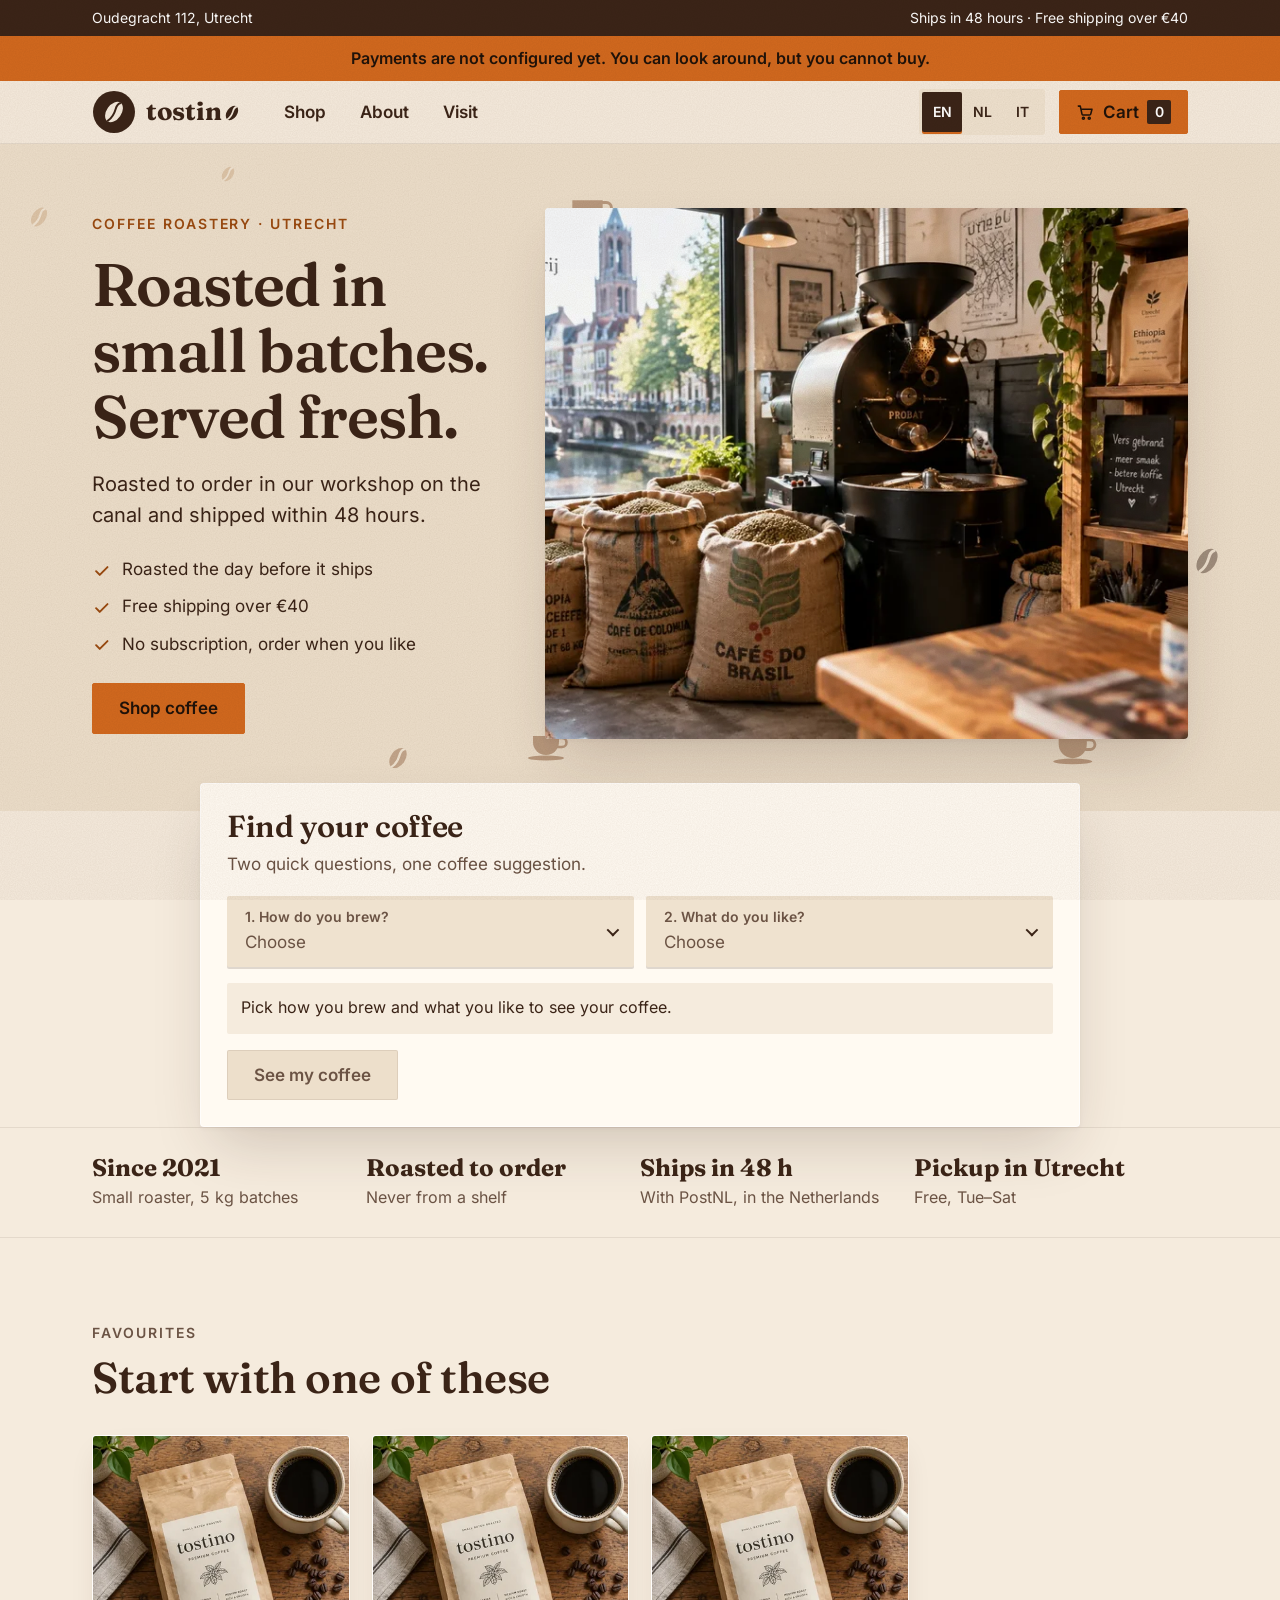
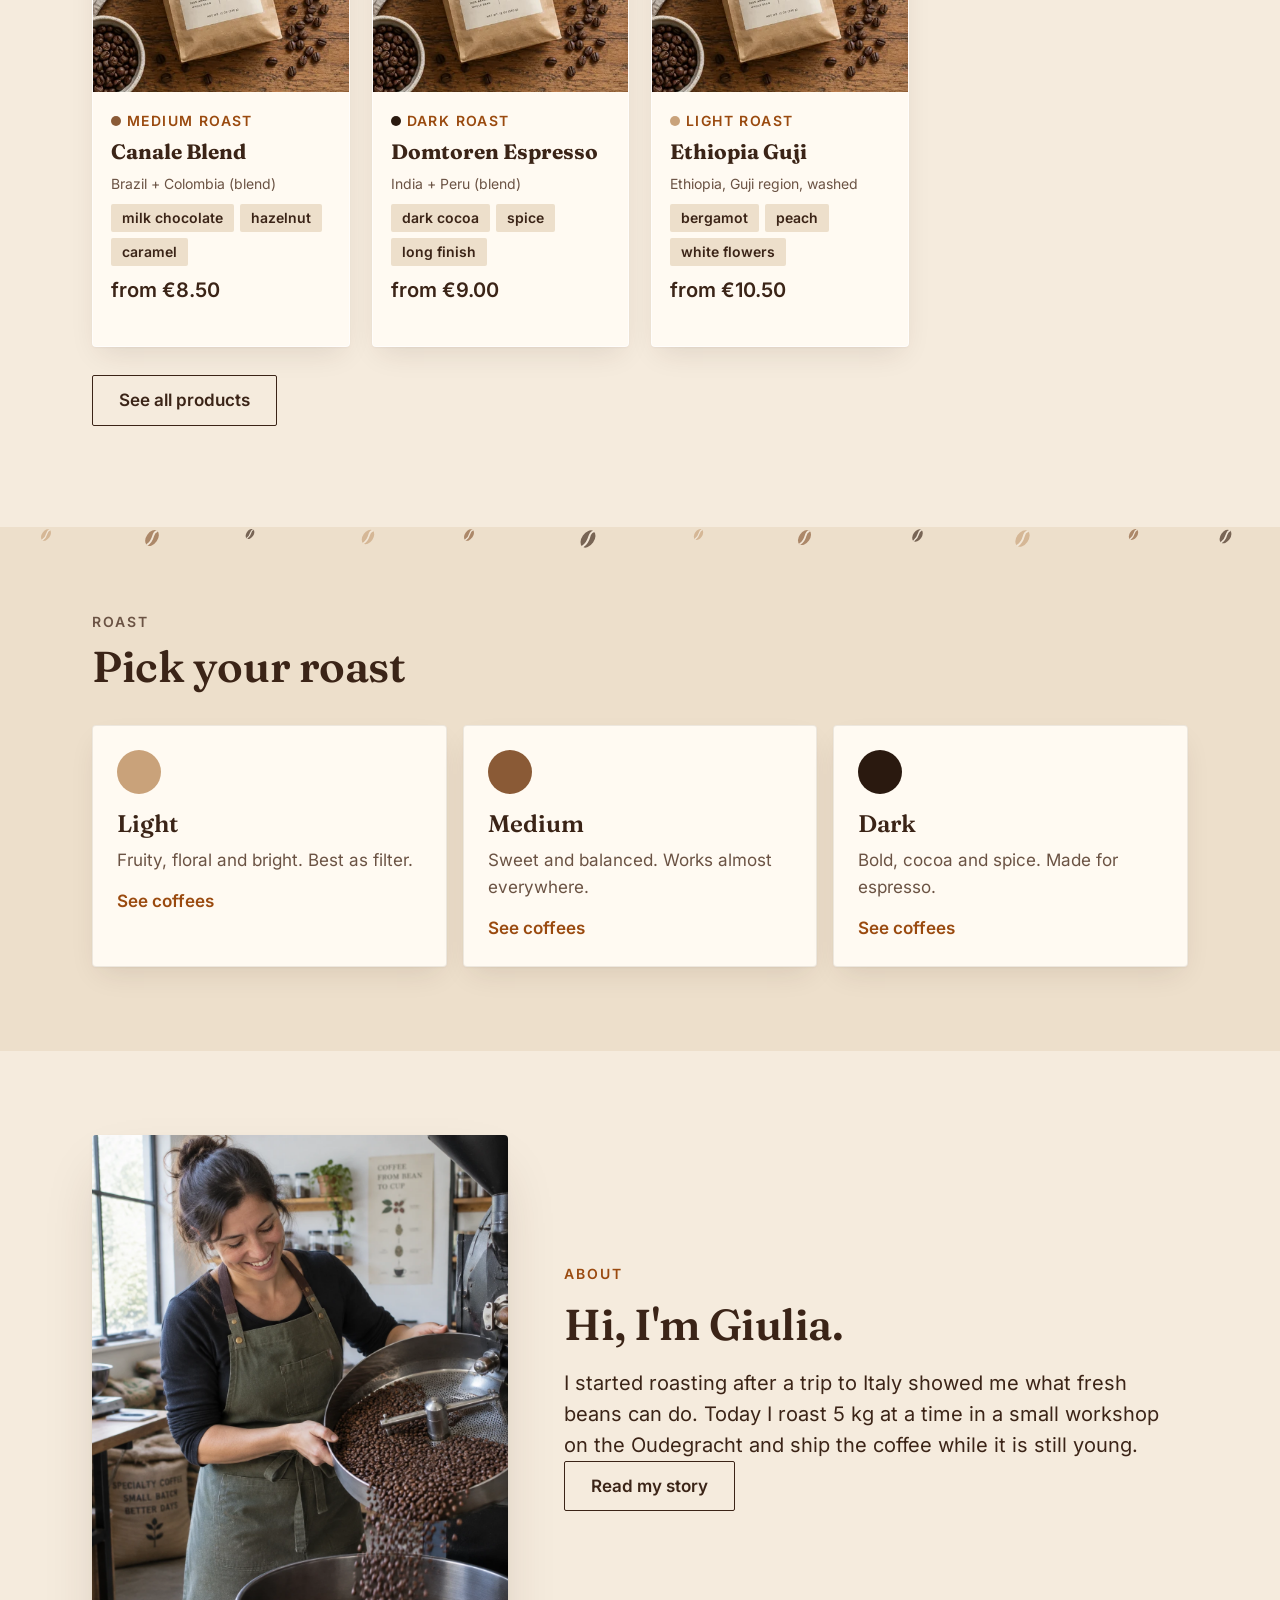
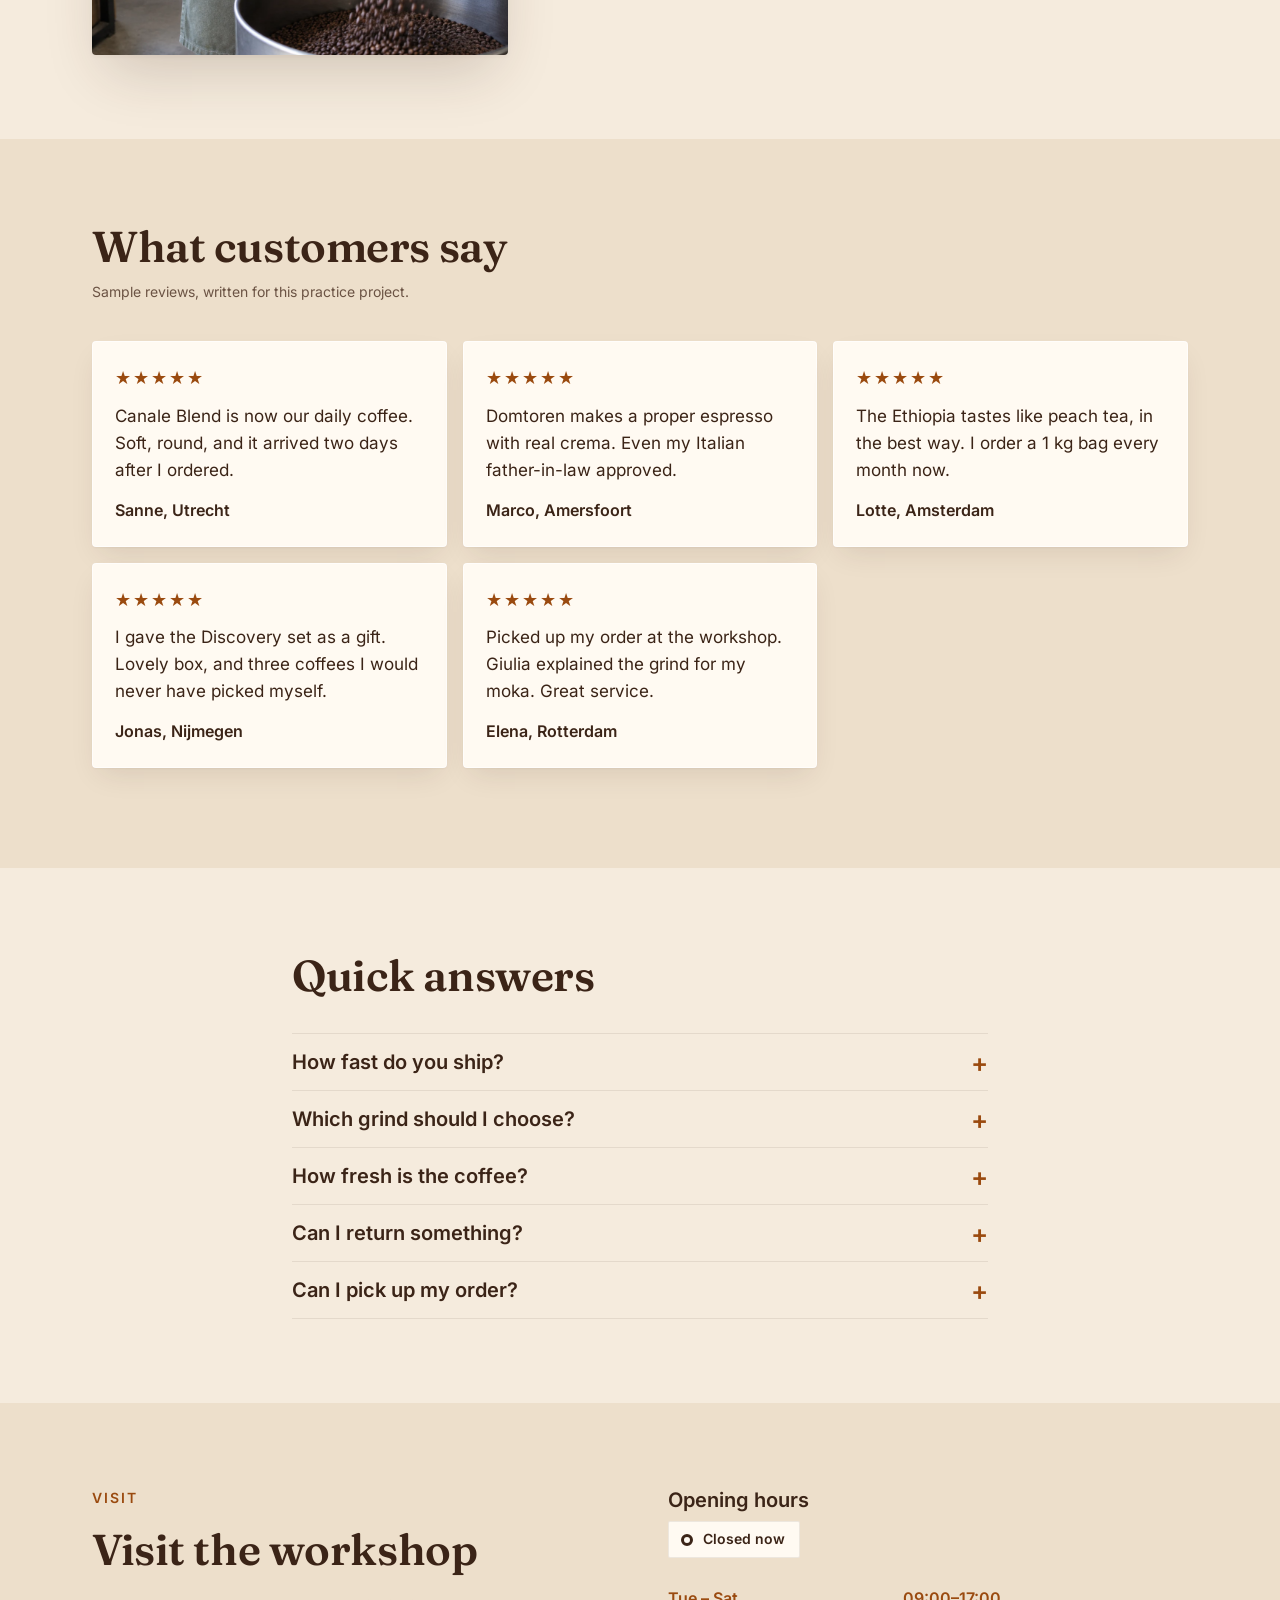
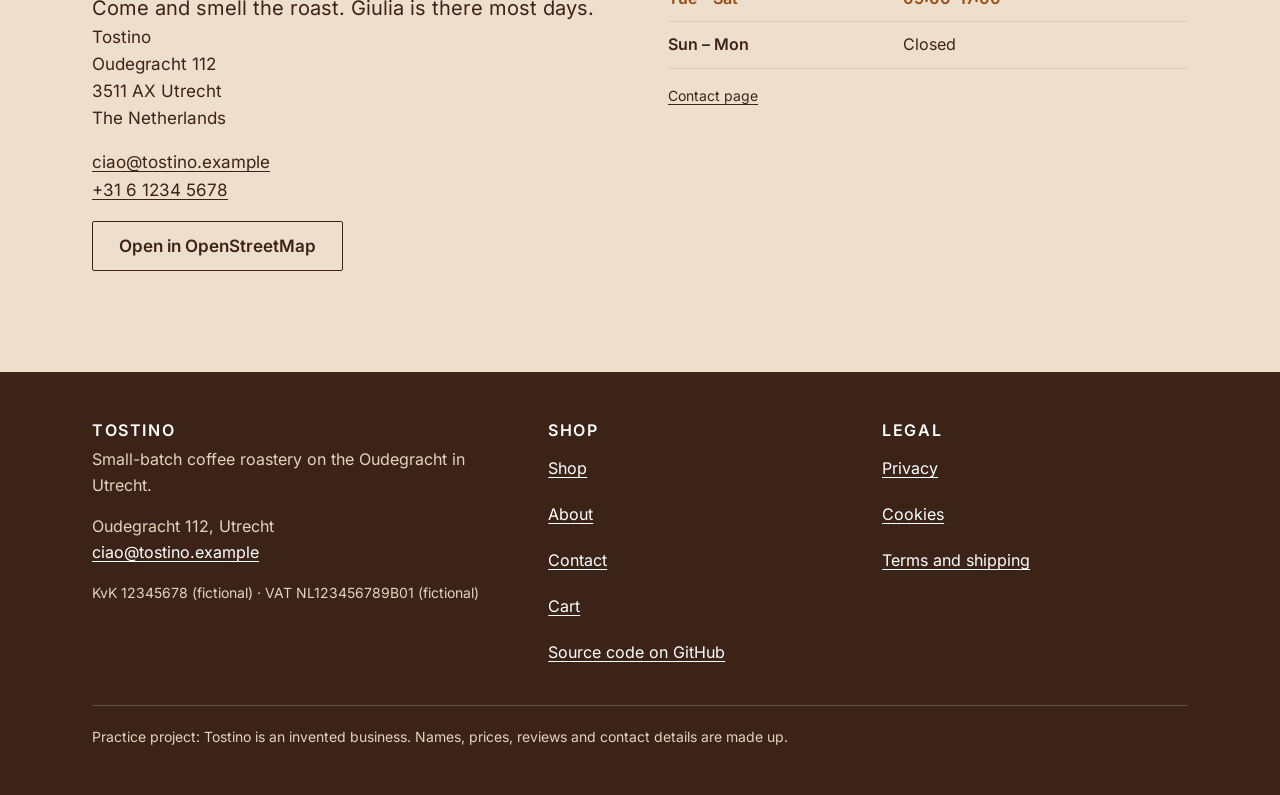
<file: index.html>
<!doctype html>
<html lang="en">
<head>
<meta charset="utf-8">
<meta name="viewport" content="width=device-width, initial-scale=1">
<title>Tostino · Coffee roastery in Utrecht</title>
<meta name="description" content="Tostino: small-batch coffee roasted to order in Utrecht. A practice project.">
<!-- Practice project: keep out of search engines -->
<meta name="robots" content="noindex, nofollow">
<meta http-equiv="Content-Security-Policy" content="default-src 'self'; img-src 'self' data: https://cdn.snipcart.com https://app.snipcart.com; style-src 'self' 'unsafe-inline' https://cdn.snipcart.com; script-src 'self' 'unsafe-eval' https://cdn.snipcart.com; font-src 'self' data: https://cdn.snipcart.com; connect-src 'self' https://app.snipcart.com https://cdn.snipcart.com; frame-src https://app.snipcart.com; base-uri 'self'; form-action 'self'; object-src 'none'">
<meta name="referrer" content="no-referrer">
<meta name="theme-color" content="#3B2417">
<link rel="icon" href="assets/logo.svg" type="image/svg+xml">
<link rel="preload" href="assets/fonts/fraunces-latin-600-normal.woff2" as="font" type="font/woff2" crossorigin>
<link rel="stylesheet" href="css/style.css">
</head>
<body data-page="home">
<a class="skip" href="#site-main" data-i18n="skip">Skip to content</a>
<div id="site-header"><div class="topbar"><div class="wrap topbar__in"><span data-i18n="top.address">Oudegracht 112, Utrecht</span><span data-i18n="top.ship">Ships in 48 hours · Free shipping over €40</span></div></div><header class="top"><div class="wrap top__in"><a class="logo" href="index.html" aria-label="Tostino, home" data-i18n-attr="aria-label=logo.aria"><svg class="logo__mark" viewBox="0 0 44 44" aria-hidden="true" focusable="false"><circle cx="22" cy="22" r="21" class="mark-bg"/><g transform="rotate(35 22 22)"><ellipse cx="22" cy="22" rx="7.4" ry="11.4" class="mark-bean"/><path class="mark-line" d="M22 11.4c-4.4 5.2 4.4 9.6 0 21.2" fill="none" stroke-width="2" stroke-linecap="round"/></g></svg><span class="logo__word" aria-hidden="true">tostin<svg class="logo__bean" viewBox="0 0 24 24" aria-hidden="true" focusable="false"><g transform="rotate(35 12 12)"><ellipse cx="12" cy="12" rx="6.2" ry="9.6" fill="currentColor"/><path class="bean-line" d="M12 3c-3.8 4.6 3.8 8.4 0 18" fill="none" stroke-width="2" stroke-linecap="round"/></g></svg></span></a><nav class="nav" aria-label="Main menu" data-i18n-attr="aria-label=nav.aria"><a href="shop.html" data-i18n="nav.shop">Shop</a><a href="about.html" data-i18n="nav.about">About</a><a href="index.html#visit" data-i18n="nav.visit">Visit</a></nav><div class="langs" role="group" aria-label="Language" data-i18n-attr="aria-label=lang.label"><button type="button" data-lang="en" lang="en" aria-pressed="false">EN</button><button type="button" data-lang="nl" lang="nl" aria-pressed="false">NL</button><button type="button" data-lang="it" lang="it" aria-pressed="false">IT</button></div><button class="cartbtn snipcart-checkout" type="button"><svg class="ico" viewBox="0 0 24 24" aria-hidden="true" focusable="false" fill="none" stroke="currentColor" stroke-width="2" stroke-linecap="round" stroke-linejoin="round"><path d="M3 4h2.5l2.2 10.2a1.5 1.5 0 0 0 1.5 1.2h8.2a1.5 1.5 0 0 0 1.5-1.1L20.5 8H6.2"/><circle cx="9.5" cy="19.5" r="1.3"/><circle cx="17" cy="19.5" r="1.3"/></svg><span class="cartbtn__label" data-i18n="cart.title">Cart</span><span class="cartbtn__count snipcart-items-count">0</span></button></div></header></div>
<main id="site-main">
<section class="hero" data-fx="hero"><div class="wrap hero__grid"><div>
<p class="eyebrow" data-i18n="hero.label">Coffee roastery · Utrecht</p>
<h1 data-i18n="hero.title">Roasted in small batches. Served fresh.</h1>
<p class="lead" data-i18n="hero.sub">Roasted to order in our workshop on the canal and shipped within 48 hours.</p>
<ul class="checks">
<li><svg class="ico" viewBox="0 0 24 24" aria-hidden="true" focusable="false" fill="none" stroke="currentColor" stroke-width="2.4" stroke-linecap="round" stroke-linejoin="round"><path d="M5 12.5l4.5 4.5L19 7.5"/></svg><span data-i18n="hero.c1">Roasted the day before it ships</span></li>
<li><svg class="ico" viewBox="0 0 24 24" aria-hidden="true" focusable="false" fill="none" stroke="currentColor" stroke-width="2.4" stroke-linecap="round" stroke-linejoin="round"><path d="M5 12.5l4.5 4.5L19 7.5"/></svg><span data-i18n="hero.c2">Free shipping over €40</span></li>
<li><svg class="ico" viewBox="0 0 24 24" aria-hidden="true" focusable="false" fill="none" stroke="currentColor" stroke-width="2.4" stroke-linecap="round" stroke-linejoin="round"><path d="M5 12.5l4.5 4.5L19 7.5"/></svg><span data-i18n="hero.c3">No subscription, order when you like</span></li>
</ul>
<p class="hero__cta"><a class="btn" href="shop.html" data-i18n="hero.cta">Shop coffee</a></p>
</div>
<div class="photo hero__photo"><img src="assets/hero-workshop.webp" srcset="assets/hero-workshop-1000.webp 1000w, assets/hero-workshop.webp 1680w" sizes="(min-width: 760px) 60vw, 100vw" fetchpriority="high" alt="Our roasting workshop on the canal" data-i18n-attr="alt=hero.alt" data-ph="Tostino workshop" width="1200" height="900"></div>
</div></section>

<section class="wrap finder-wrap" aria-labelledby="finder-title">
<form id="finder" class="finder" novalidate>
<h2 id="finder-title" data-i18n="finder.title">Find your coffee</h2>
<p class="finder__sub" data-i18n="finder.sub">Two quick questions, one coffee suggestion.</p>
<div class="finder__dds">
<details class="dd"><summary><span class="dd__text"><span class="dd__label" data-i18n="finder.q1">1. How do you brew?</span><span class="dd__value"></span></span></summary><div class="dd__panel" role="group"><div class="pills">
<label class="pill"><input type="radio" name="brew" value="espresso"><span data-i18n="finder.b.espresso">Espresso machine</span></label><label class="pill"><input type="radio" name="brew" value="moka"><span data-i18n="finder.b.moka">Moka pot</span></label><label class="pill"><input type="radio" name="brew" value="filter"><span data-i18n="finder.b.filter">Filter / V60</span></label><label class="pill"><input type="radio" name="brew" value="unsure"><span data-i18n="finder.b.unsure">Not sure</span></label>
</div></div></details>
<details class="dd"><summary><span class="dd__text"><span class="dd__label" data-i18n="finder.q2">2. What do you like?</span><span class="dd__value"></span></span></summary><div class="dd__panel" role="group"><div class="pills">
<label class="pill"><input type="radio" name="taste" value="choc"><span data-i18n="finder.t.choc">Chocolate and nuts</span></label><label class="pill"><input type="radio" name="taste" value="fruity"><span data-i18n="finder.t.fruity">Fruity and bright</span></label><label class="pill"><input type="radio" name="taste" value="dark"><span data-i18n="finder.t.dark">Strong and dark</span></label><label class="pill"><input type="radio" name="taste" value="decaf"><span data-i18n="finder.t.decaf">No caffeine</span></label>
</div></div></details>
</div>
<p class="preview" id="finder-preview" role="status" aria-live="polite" tabindex="-1"></p>
<button class="btn" id="finder-go" type="submit" aria-disabled="true" data-i18n="finder.go">See my coffee</button>
</form></section>

<section class="trust" aria-label="Tostino"><div class="wrap"><ul class="trust__grid"><li><b data-i18n="trust.1.t">Since 2021</b><span data-i18n="trust.1.d">Small roaster, 5 kg batches</span></li><li><b data-i18n="trust.2.t">Roasted to order</b><span data-i18n="trust.2.d">Never from a shelf</span></li><li><b data-i18n="trust.3.t">Ships in 48 h</b><span data-i18n="trust.3.d">With PostNL, in the Netherlands</span></li><li><b data-i18n="trust.4.t">Pickup in Utrecht</b><span data-i18n="trust.4.d">Free, Tue–Sat</span></li></ul></div></section>

<section class="section"><div class="wrap">
<div class="section__head"><p class="eyebrow" data-i18n="feat.eyebrow">Favourites</p><h2 data-i18n="feat.title">Start with one of these</h2></div>
<div class="grid" id="featured"></div>
<p class="section__more"><a class="btn btn--ghost" href="shop.html" data-i18n="feat.all">See all products</a></p>
</div></section>

<section class="section section--soft" data-fx="pour"><div class="wrap">
<div class="section__head"><p class="eyebrow" data-i18n="roast.eyebrow">Roast</p><h2 data-i18n="roast.title">Pick your roast</h2></div>
<div class="roasts"><a class="roastcard roastcard--light" href="shop.html?roast=light"><span class="roastcard__dot" aria-hidden="true"></span><h3 data-i18n="roast.light">Light</h3><p data-i18n="roast.light.d">Fruity, floral and bright. Best as filter.</p><span class="roastcard__go" data-i18n="roast.go">See coffees</span></a><a class="roastcard roastcard--medium" href="shop.html?roast=medium"><span class="roastcard__dot" aria-hidden="true"></span><h3 data-i18n="roast.medium">Medium</h3><p data-i18n="roast.medium.d">Sweet and balanced. Works almost everywhere.</p><span class="roastcard__go" data-i18n="roast.go">See coffees</span></a><a class="roastcard roastcard--dark" href="shop.html?roast=dark"><span class="roastcard__dot" aria-hidden="true"></span><h3 data-i18n="roast.dark">Dark</h3><p data-i18n="roast.dark.d">Bold, cocoa and spice. Made for espresso.</p><span class="roastcard__go" data-i18n="roast.go">See coffees</span></a></div>
</div></section>

<section class="section"><div class="wrap split">
<div class="photo split__photo"><img src="assets/giulia.webp" alt="Giulia Ferri in her roastery" data-i18n-attr="alt=ex.alt" data-ph="Giulia Ferri" width="800" height="1000" loading="lazy"></div>
<div><p class="eyebrow" data-i18n="ex.eyebrow">About</p><h2 data-i18n="ex.title">Hi, I&#x27;m Giulia.</h2><p class="lead" data-i18n="ex.text">I started roasting after a trip to Italy showed me what fresh beans can do. Today I roast 5 kg at a time in a small workshop on the Oudegracht and ship the coffee while it is still young.</p><p><a class="btn btn--ghost" href="about.html" data-i18n="ex.link">Read my story</a></p></div>
</div></section>

<section class="section section--soft"><div class="wrap">
<div class="section__head"><h2 data-i18n="rev.title">What customers say</h2><p class="fine" data-i18n="rev.sample">Sample reviews, written for this practice project.</p></div>
<div class="reviews" tabindex="0" role="group" aria-label="What customers say" data-i18n-attr="aria-label=rev.title"><figure class="review"><div class="stars" role="img" aria-label="5 out of 5 stars" data-i18n-attr="aria-label=rev.stars">★★★★★</div><blockquote data-i18n="rev.1">Canale Blend is now our daily coffee. Soft, round, and it arrived two days after I ordered.</blockquote><figcaption>Sanne, Utrecht</figcaption></figure><figure class="review"><div class="stars" role="img" aria-label="5 out of 5 stars" data-i18n-attr="aria-label=rev.stars">★★★★★</div><blockquote data-i18n="rev.2">Domtoren makes a proper espresso with real crema. Even my Italian father-in-law approved.</blockquote><figcaption>Marco, Amersfoort</figcaption></figure><figure class="review"><div class="stars" role="img" aria-label="5 out of 5 stars" data-i18n-attr="aria-label=rev.stars">★★★★★</div><blockquote data-i18n="rev.3">The Ethiopia tastes like peach tea, in the best way. I order a 1 kg bag every month now.</blockquote><figcaption>Lotte, Amsterdam</figcaption></figure><figure class="review"><div class="stars" role="img" aria-label="5 out of 5 stars" data-i18n-attr="aria-label=rev.stars">★★★★★</div><blockquote data-i18n="rev.4">I gave the Discovery set as a gift. Lovely box, and three coffees I would never have picked myself.</blockquote><figcaption>Jonas, Nijmegen</figcaption></figure><figure class="review"><div class="stars" role="img" aria-label="5 out of 5 stars" data-i18n-attr="aria-label=rev.stars">★★★★★</div><blockquote data-i18n="rev.5">Picked up my order at the workshop. Giulia explained the grind for my moka. Great service.</blockquote><figcaption>Elena, Rotterdam</figcaption></figure></div>
</div></section>

<section class="section"><div class="wrap wrap--narrow">
<div class="section__head"><h2 data-i18n="faq.title">Quick answers</h2></div>
<div class="faq"><details><summary data-i18n="faq.q1">How fast do you ship?</summary><p data-i18n="faq.a1">Orders ship within 48 hours with PostNL, in the Netherlands. Shipping is €4.95, free over €40.</p></details><details><summary data-i18n="faq.q2">Which grind should I choose?</summary><p data-i18n="faq.a2">Whole beans stay freshest. No grinder? Choose moka, filter or espresso and we grind it just before packing.</p></details><details><summary data-i18n="faq.q3">How fresh is the coffee?</summary><p data-i18n="faq.a3">We roast to order, the day before it ships. It tastes best in the first weeks after roasting.</p></details><details><summary data-i18n="faq.q4">Can I return something?</summary><p data-i18n="faq.a4">Accessories can be returned within 14 days. Opened coffee cannot be returned, but write to us if something is wrong.</p></details><details><summary data-i18n="faq.q5">Can I pick up my order?</summary><p data-i18n="faq.a5">Yes, for free at the workshop, Tue–Sat 09:00–17:00. Choose pickup at checkout.</p></details></div>
</div></section>

<section class="section section--soft" id="visit"><div class="wrap visit">
<div><p class="eyebrow" data-i18n="nav.visit">Visit</p><h2 data-i18n="visit.title">Visit the workshop</h2><p class="lead" data-i18n="visit.lead">Come and smell the roast. Giulia is there most days.</p>
<address class="addr">Tostino<br>Oudegracht 112<br>3511 AX Utrecht<br>The Netherlands</address><p><a href="mailto:ciao@tostino.example">ciao@tostino.example</a><br><a href="tel:+31612345678">+31 6 1234 5678</a></p>
<p><a class="btn btn--ghost" href="https://www.openstreetmap.org/?mlat=52.0907&amp;mlon=5.1197#map=17/52.0907/5.1197" target="_blank" rel="noopener noreferrer" data-i18n="visit.map">Open in OpenStreetMap</a></p></div>
<div><h3 data-i18n="visit.hours">Opening hours</h3><p class="status" data-status role="status"><span class="status__dot" aria-hidden="true"></span><span></span></p><table class="hours"><caption class="sr" data-i18n="visit.hours">Opening hours</caption><tbody>
<tr data-days="2,3,4,5,6"><th scope="row" data-i18n="hours.open">Tue – Sat</th><td>09:00–17:00</td></tr>
<tr data-days="0,1"><th scope="row" data-i18n="hours.closed">Sun – Mon</th><td data-i18n="hours.none">Closed</td></tr>
</tbody></table><p class="fine"><a href="contact.html" data-i18n="visit.more">Contact page</a></p></div>
</div></section>
</main>
<div id="site-footer"><footer class="foot"><div class="wrap"><div class="foot__grid"><div><h3 data-i18n="foot.brand">Tostino</h3><p data-i18n="foot.blurb">Small-batch coffee roastery on the Oudegracht in Utrecht.</p><p>Oudegracht 112, Utrecht<br><a href="mailto:ciao@tostino.example">ciao@tostino.example</a></p><p class="fine foot__kvk" data-i18n="foot.kvk">KvK 12345678 (fictional) · VAT NL123456789B01 (fictional)</p></div><div><h3 data-i18n="foot.shop">Shop</h3><ul><li><a href="shop.html" data-i18n="nav.shop">Shop</a></li><li><a href="about.html" data-i18n="nav.about">About</a></li><li><a href="contact.html" data-i18n="nav.contact">Contact</a></li><li><button type="button" class="linkbtn snipcart-checkout" data-i18n="cart.title">Cart</button></li><li><a href="https://github.com/antoniotakor-tech/tostino-demo" target="_blank" rel="noopener noreferrer" data-i18n="foot.github">Source code on GitHub</a></li></ul></div><div><h3 data-i18n="foot.legal">Legal</h3><ul><li><a href="privacy.html" data-i18n="foot.privacy">Privacy</a></li><li><a href="cookies.html" data-i18n="foot.cookies">Cookies</a></li><li><a href="terms.html" data-i18n="foot.terms">Terms and shipping</a></li></ul></div></div><p class="foot__note" data-i18n="foot.practice">Practice project: Tostino is an invented business. Names, prices, reviews and contact details are made up.</p></div></footer></div>
<script src="js/config.js" defer></script>
<script src="js/app.js" defer></script>
<script src="js/snipcart.js" defer></script>
<script src="js/home.js" defer></script>
</body>
</html>
</file>
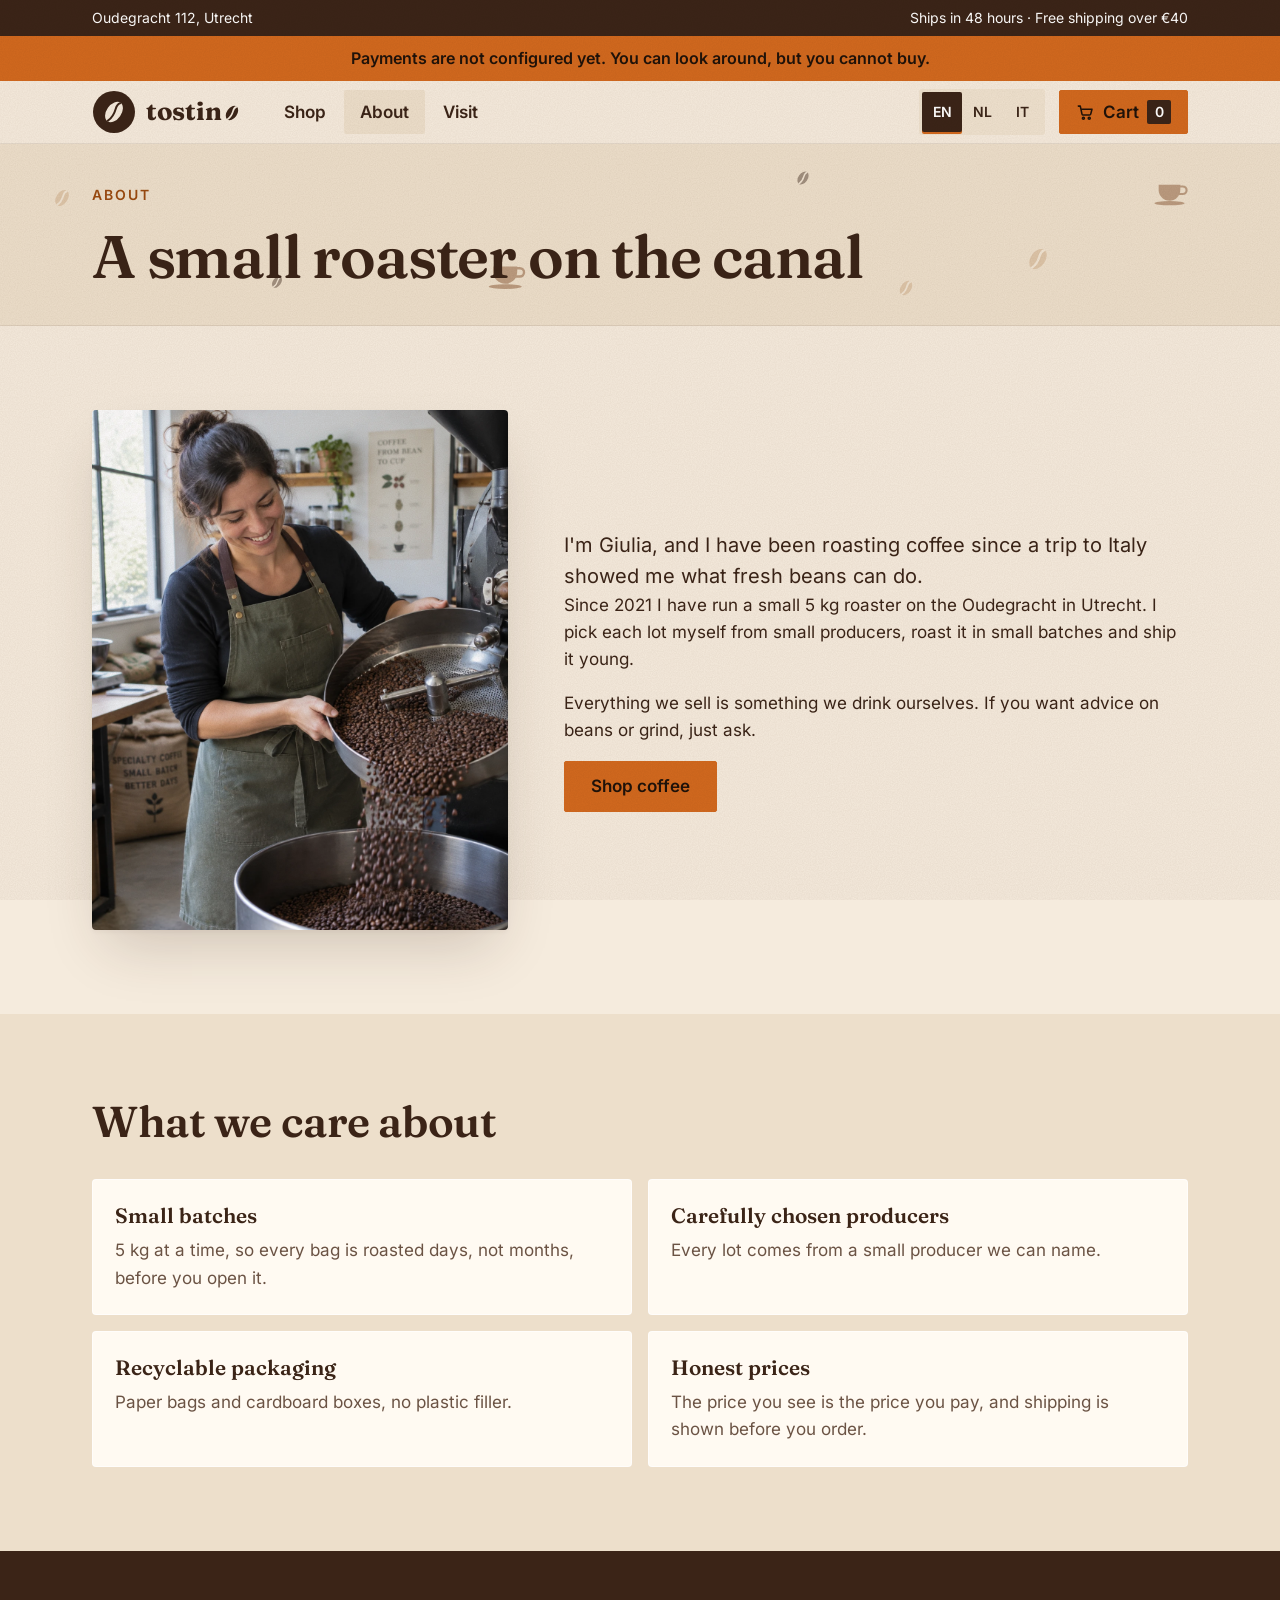
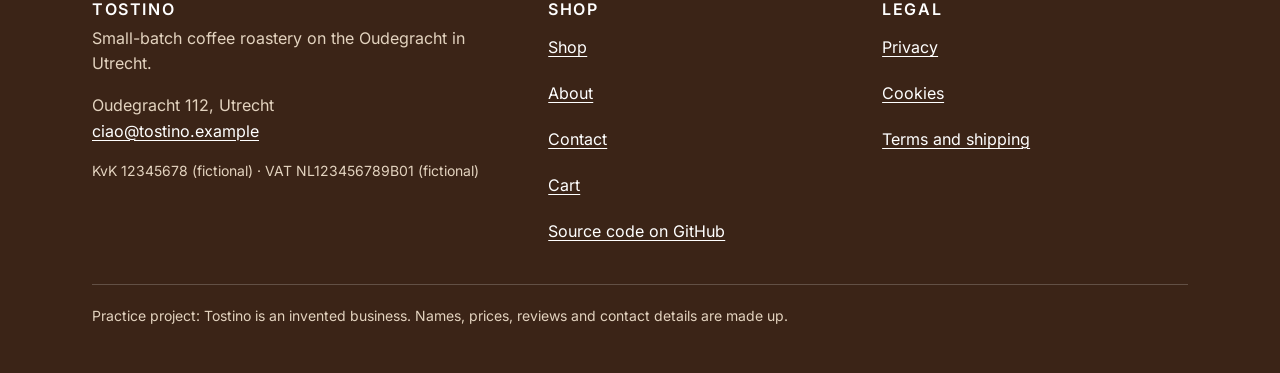
<file: about.html>
<!doctype html>
<html lang="en">
<head>
<meta charset="utf-8">
<meta name="viewport" content="width=device-width, initial-scale=1">
<title>About · Tostino</title>
<meta name="description" content="Tostino is an invented small coffee roastery in Utrecht, a practice project.">
<!-- Practice project: keep out of search engines -->
<meta name="robots" content="noindex, nofollow">
<meta http-equiv="Content-Security-Policy" content="default-src 'self'; img-src 'self' data: https://cdn.snipcart.com https://app.snipcart.com; style-src 'self' 'unsafe-inline' https://cdn.snipcart.com; script-src 'self' 'unsafe-eval' https://cdn.snipcart.com; font-src 'self' data: https://cdn.snipcart.com; connect-src 'self' https://app.snipcart.com https://cdn.snipcart.com; frame-src https://app.snipcart.com; base-uri 'self'; form-action 'self'; object-src 'none'">
<meta name="referrer" content="no-referrer">
<meta name="theme-color" content="#3B2417">
<link rel="icon" href="assets/logo.svg" type="image/svg+xml">
<link rel="preload" href="assets/fonts/fraunces-latin-600-normal.woff2" as="font" type="font/woff2" crossorigin>
<link rel="stylesheet" href="css/style.css">
</head>
<body data-page="about">
<a class="skip" href="#site-main" data-i18n="skip">Skip to content</a>
<div id="site-header"><div class="topbar"><div class="wrap topbar__in"><span data-i18n="top.address">Oudegracht 112, Utrecht</span><span data-i18n="top.ship">Ships in 48 hours · Free shipping over €40</span></div></div><header class="top"><div class="wrap top__in"><a class="logo" href="index.html" aria-label="Tostino, home" data-i18n-attr="aria-label=logo.aria"><svg class="logo__mark" viewBox="0 0 44 44" aria-hidden="true" focusable="false"><circle cx="22" cy="22" r="21" class="mark-bg"/><g transform="rotate(35 22 22)"><ellipse cx="22" cy="22" rx="7.4" ry="11.4" class="mark-bean"/><path class="mark-line" d="M22 11.4c-4.4 5.2 4.4 9.6 0 21.2" fill="none" stroke-width="2" stroke-linecap="round"/></g></svg><span class="logo__word" aria-hidden="true">tostin<svg class="logo__bean" viewBox="0 0 24 24" aria-hidden="true" focusable="false"><g transform="rotate(35 12 12)"><ellipse cx="12" cy="12" rx="6.2" ry="9.6" fill="currentColor"/><path class="bean-line" d="M12 3c-3.8 4.6 3.8 8.4 0 18" fill="none" stroke-width="2" stroke-linecap="round"/></g></svg></span></a><nav class="nav" aria-label="Main menu" data-i18n-attr="aria-label=nav.aria"><a href="shop.html" data-i18n="nav.shop">Shop</a><a href="about.html" aria-current="page" data-i18n="nav.about">About</a><a href="index.html#visit" data-i18n="nav.visit">Visit</a></nav><div class="langs" role="group" aria-label="Language" data-i18n-attr="aria-label=lang.label"><button type="button" data-lang="en" lang="en" aria-pressed="false">EN</button><button type="button" data-lang="nl" lang="nl" aria-pressed="false">NL</button><button type="button" data-lang="it" lang="it" aria-pressed="false">IT</button></div><button class="cartbtn snipcart-checkout" type="button"><svg class="ico" viewBox="0 0 24 24" aria-hidden="true" focusable="false" fill="none" stroke="currentColor" stroke-width="2" stroke-linecap="round" stroke-linejoin="round"><path d="M3 4h2.5l2.2 10.2a1.5 1.5 0 0 0 1.5 1.2h8.2a1.5 1.5 0 0 0 1.5-1.1L20.5 8H6.2"/><circle cx="9.5" cy="19.5" r="1.3"/><circle cx="17" cy="19.5" r="1.3"/></svg><span class="cartbtn__label" data-i18n="cart.title">Cart</span><span class="cartbtn__count snipcart-items-count">0</span></button></div></header></div>
<main id="site-main">
<section class="pagehead" data-fx="band"><div class="wrap"><p class="eyebrow" data-i18n="about.eyebrow">About</p><h1 data-i18n="about.h1">A small roaster on the canal</h1></div></section>
<section class="section"><div class="wrap split">
<div class="photo split__photo"><img src="assets/giulia.webp" alt="Giulia Ferri roasting coffee in the workshop" data-i18n-attr="alt=about.alt" data-ph="Giulia Ferri" width="800" height="1000"></div>
<div><p class="lead" data-i18n="about.p1">I&#x27;m Giulia, and I have been roasting coffee since a trip to Italy showed me what fresh beans can do.</p><p data-i18n="about.p2">Since 2021 I have run a small 5 kg roaster on the Oudegracht in Utrecht. I pick each lot myself from small producers, roast it in small batches and ship it young.</p><p data-i18n="about.p3">Everything we sell is something we drink ourselves. If you want advice on beans or grind, just ask.</p><p><a class="btn" href="shop.html" data-i18n="about.cta">Shop coffee</a></p></div>
</div></section>
<section class="section section--soft"><div class="wrap">
<div class="section__head"><h2 data-i18n="vals.title">What we care about</h2></div>
<div class="values"><div class="value"><h3 data-i18n="val1.t">Small batches</h3><p data-i18n="val1.d">5 kg at a time, so every bag is roasted days, not months, before you open it.</p></div><div class="value"><h3 data-i18n="val2.t">Carefully chosen producers</h3><p data-i18n="val2.d">Every lot comes from a small producer we can name.</p></div><div class="value"><h3 data-i18n="val3.t">Recyclable packaging</h3><p data-i18n="val3.d">Paper bags and cardboard boxes, no plastic filler.</p></div><div class="value"><h3 data-i18n="val4.t">Honest prices</h3><p data-i18n="val4.d">The price you see is the price you pay, and shipping is shown before you order.</p></div></div>
</div></section>
</main>
<div id="site-footer"><footer class="foot"><div class="wrap"><div class="foot__grid"><div><h3 data-i18n="foot.brand">Tostino</h3><p data-i18n="foot.blurb">Small-batch coffee roastery on the Oudegracht in Utrecht.</p><p>Oudegracht 112, Utrecht<br><a href="mailto:ciao@tostino.example">ciao@tostino.example</a></p><p class="fine foot__kvk" data-i18n="foot.kvk">KvK 12345678 (fictional) · VAT NL123456789B01 (fictional)</p></div><div><h3 data-i18n="foot.shop">Shop</h3><ul><li><a href="shop.html" data-i18n="nav.shop">Shop</a></li><li><a href="about.html" data-i18n="nav.about">About</a></li><li><a href="contact.html" data-i18n="nav.contact">Contact</a></li><li><button type="button" class="linkbtn snipcart-checkout" data-i18n="cart.title">Cart</button></li><li><a href="https://github.com/antoniotakor-tech/tostino-demo" target="_blank" rel="noopener noreferrer" data-i18n="foot.github">Source code on GitHub</a></li></ul></div><div><h3 data-i18n="foot.legal">Legal</h3><ul><li><a href="privacy.html" data-i18n="foot.privacy">Privacy</a></li><li><a href="cookies.html" data-i18n="foot.cookies">Cookies</a></li><li><a href="terms.html" data-i18n="foot.terms">Terms and shipping</a></li></ul></div></div><p class="foot__note" data-i18n="foot.practice">Practice project: Tostino is an invented business. Names, prices, reviews and contact details are made up.</p></div></footer></div>
<script src="js/config.js" defer></script>
<script src="js/app.js" defer></script>
<script src="js/snipcart.js" defer></script>
</body>
</html>
</file>
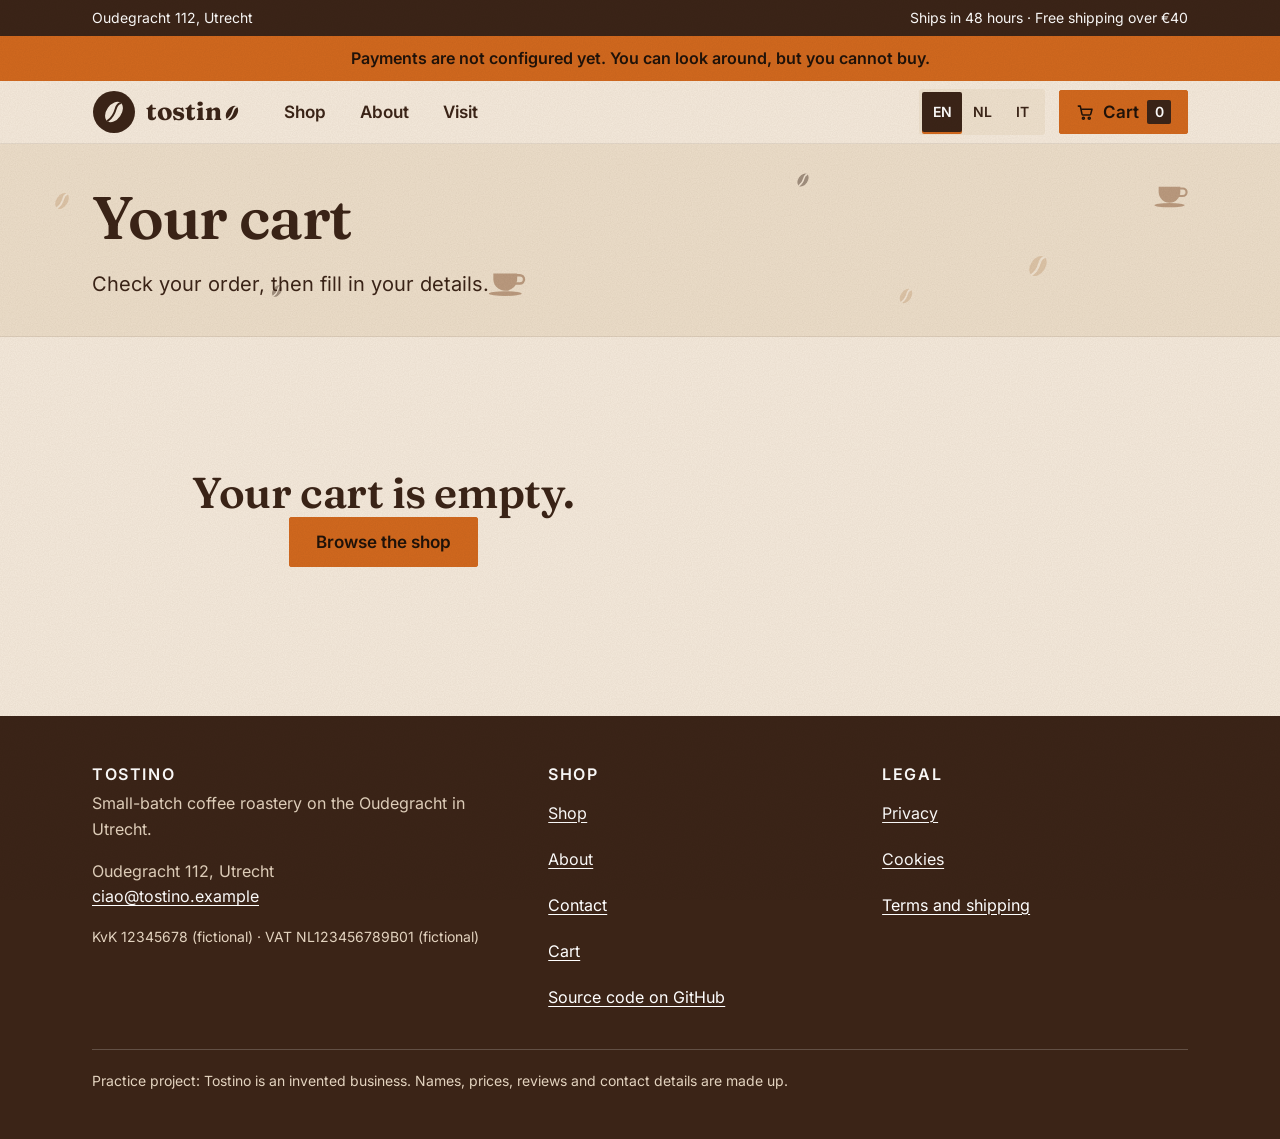
<file: cart.html>
<!doctype html>
<html lang="en">
<head>
<meta charset="utf-8">
<meta name="viewport" content="width=device-width, initial-scale=1">
<title>Cart and checkout · Tostino</title>
<meta name="description" content="Tostino is an invented small coffee roastery in Utrecht, a practice project.">
<!-- Practice project: keep out of search engines -->
<meta name="robots" content="noindex, nofollow">
<meta http-equiv="Content-Security-Policy" content="default-src 'self'; img-src 'self' data: https://cdn.snipcart.com https://app.snipcart.com; style-src 'self' 'unsafe-inline' https://cdn.snipcart.com; script-src 'self' 'unsafe-eval' https://cdn.snipcart.com; font-src 'self' data: https://cdn.snipcart.com; connect-src 'self' https://app.snipcart.com https://cdn.snipcart.com; frame-src https://app.snipcart.com; base-uri 'self'; form-action 'self'; object-src 'none'">
<meta name="referrer" content="no-referrer">
<meta name="theme-color" content="#3B2417">
<link rel="icon" href="assets/logo.svg" type="image/svg+xml">
<link rel="preload" href="assets/fonts/fraunces-latin-600-normal.woff2" as="font" type="font/woff2" crossorigin>
<link rel="stylesheet" href="css/style.css">
</head>
<body data-page="cart">
<a class="skip" href="#site-main" data-i18n="skip">Skip to content</a>
<div id="site-header"><div class="topbar"><div class="wrap topbar__in"><span data-i18n="top.address">Oudegracht 112, Utrecht</span><span data-i18n="top.ship">Ships in 48 hours · Free shipping over €40</span></div></div><header class="top"><div class="wrap top__in"><a class="logo" href="index.html" aria-label="Tostino, home" data-i18n-attr="aria-label=logo.aria"><svg class="logo__mark" viewBox="0 0 44 44" aria-hidden="true" focusable="false"><circle cx="22" cy="22" r="21" class="mark-bg"/><g transform="rotate(35 22 22)"><ellipse cx="22" cy="22" rx="7.4" ry="11.4" class="mark-bean"/><path class="mark-line" d="M22 11.4c-4.4 5.2 4.4 9.6 0 21.2" fill="none" stroke-width="2" stroke-linecap="round"/></g></svg><span class="logo__word" aria-hidden="true">tostin<svg class="logo__bean" viewBox="0 0 24 24" aria-hidden="true" focusable="false"><g transform="rotate(35 12 12)"><ellipse cx="12" cy="12" rx="6.2" ry="9.6" fill="currentColor"/><path class="bean-line" d="M12 3c-3.8 4.6 3.8 8.4 0 18" fill="none" stroke-width="2" stroke-linecap="round"/></g></svg></span></a><nav class="nav" aria-label="Main menu" data-i18n-attr="aria-label=nav.aria"><a href="shop.html" data-i18n="nav.shop">Shop</a><a href="about.html" data-i18n="nav.about">About</a><a href="index.html#visit" data-i18n="nav.visit">Visit</a></nav><div class="langs" role="group" aria-label="Language" data-i18n-attr="aria-label=lang.label"><button type="button" data-lang="en" lang="en" aria-pressed="false">EN</button><button type="button" data-lang="nl" lang="nl" aria-pressed="false">NL</button><button type="button" data-lang="it" lang="it" aria-pressed="false">IT</button></div><button class="cartbtn snipcart-checkout" type="button"><svg class="ico" viewBox="0 0 24 24" aria-hidden="true" focusable="false" fill="none" stroke="currentColor" stroke-width="2" stroke-linecap="round" stroke-linejoin="round"><path d="M3 4h2.5l2.2 10.2a1.5 1.5 0 0 0 1.5 1.2h8.2a1.5 1.5 0 0 0 1.5-1.1L20.5 8H6.2"/><circle cx="9.5" cy="19.5" r="1.3"/><circle cx="17" cy="19.5" r="1.3"/></svg><span class="cartbtn__label" data-i18n="cart.title">Cart</span><span class="cartbtn__count snipcart-items-count">0</span></button></div></header></div>
<main id="site-main">
<section class="pagehead" data-fx="band"><div class="wrap"><h1 data-i18n="cartpage.h1">Your cart</h1><p class="lead" data-i18n="cartpage.lead">Check your order, then fill in your details.</p></div></section>
<section class="section"><div class="wrap cartpage">
<div>
<div id="cart-lines"></div>
<form id="checkout" class="panel" novalidate hidden>
<h2 data-i18n="co.details">Your details</h2>
<div class="field"><label for="f-name" data-i18n="co.name">Full name</label><input id="f-name" name="f-name" type="text" autocomplete="name" aria-describedby="err-f-name" ><p class="err" id="err-f-name"></p></div>
<div class="field"><label for="f-email" data-i18n="co.email">Email</label><input id="f-email" name="f-email" type="email" autocomplete="email" aria-describedby="err-f-email" inputmode="email"><p class="err" id="err-f-email"></p></div>
<fieldset><legend data-i18n="co.delivery">Delivery</legend><div class="paylist">
<label class="payopt"><input type="radio" name="delivery" value="ship" checked><span data-i18n="co.ship">PostNL delivery (€4.95, free over €40)</span></label><label class="payopt"><input type="radio" name="delivery" value="pickup"><span data-i18n="co.pickup">Pick up in Utrecht (free, Tue–Sat)</span></label>
</div></fieldset>
<div id="address-fields"><fieldset><legend data-i18n="co.address">Delivery address</legend>
<div class="field"><label for="f-street" data-i18n="co.street">Street and house number</label><input id="f-street" name="f-street" type="text" autocomplete="street-address" aria-describedby="err-f-street" ><p class="err" id="err-f-street"></p></div>
<div class="row2"><div class="field"><label for="f-postcode" data-i18n="co.postcode">Postcode</label><input id="f-postcode" name="f-postcode" type="text" autocomplete="postal-code" aria-describedby="err-f-postcode" maxlength="7" inputmode="text"><p class="err" id="err-f-postcode"></p></div><div class="field"><label for="f-city" data-i18n="co.city">City</label><input id="f-city" name="f-city" type="text" autocomplete="address-level2" aria-describedby="err-f-city" ><p class="err" id="err-f-city"></p></div></div>
<p class="fine" data-i18n="co.country">We deliver in the Netherlands only.</p>
</fieldset></div>
<fieldset><legend data-i18n="co.payment">Payment method</legend><div class="paylist">
<label class="payopt"><input type="radio" name="pay" value="ideal" checked><span data-i18n="co.ideal">iDEAL</span></label><label class="payopt"><input type="radio" name="pay" value="card"><span data-i18n="co.card">Card</span></label><label class="payopt"><input type="radio" name="pay" value="applepay"><span data-i18n="co.applepay">Apple Pay</span></label>
</div></fieldset>
</form>
</div>
<aside class="summary panel" id="cart-side" hidden aria-labelledby="sum-title">
<h2 id="sum-title" data-i18n="co.summary">Order summary</h2>
<div id="cart-totals"></div>
<p class="banner" data-i18n="co.practice">Practice project: no real payment is taken. Nothing you type leaves your browser.</p>
<p class="formerr" id="form-error" role="alert"></p>
<button class="btn btn--block" id="pay-btn" type="submit" form="checkout">Place practice order</button>
</aside>
</div></section>
</main>
<div id="site-footer"><footer class="foot"><div class="wrap"><div class="foot__grid"><div><h3 data-i18n="foot.brand">Tostino</h3><p data-i18n="foot.blurb">Small-batch coffee roastery on the Oudegracht in Utrecht.</p><p>Oudegracht 112, Utrecht<br><a href="mailto:ciao@tostino.example">ciao@tostino.example</a></p><p class="fine foot__kvk" data-i18n="foot.kvk">KvK 12345678 (fictional) · VAT NL123456789B01 (fictional)</p></div><div><h3 data-i18n="foot.shop">Shop</h3><ul><li><a href="shop.html" data-i18n="nav.shop">Shop</a></li><li><a href="about.html" data-i18n="nav.about">About</a></li><li><a href="contact.html" data-i18n="nav.contact">Contact</a></li><li><button type="button" class="linkbtn snipcart-checkout" data-i18n="cart.title">Cart</button></li><li><a href="https://github.com/antoniotakor-tech/tostino-demo" target="_blank" rel="noopener noreferrer" data-i18n="foot.github">Source code on GitHub</a></li></ul></div><div><h3 data-i18n="foot.legal">Legal</h3><ul><li><a href="privacy.html" data-i18n="foot.privacy">Privacy</a></li><li><a href="cookies.html" data-i18n="foot.cookies">Cookies</a></li><li><a href="terms.html" data-i18n="foot.terms">Terms and shipping</a></li></ul></div></div><p class="foot__note" data-i18n="foot.practice">Practice project: Tostino is an invented business. Names, prices, reviews and contact details are made up.</p></div></footer></div>
<script src="js/config.js" defer></script>
<script src="js/app.js" defer></script>
<script src="js/snipcart.js" defer></script>
<script src="js/payment.js" defer></script>
<script src="js/cart.js" defer></script>
</body>
</html>
</file>
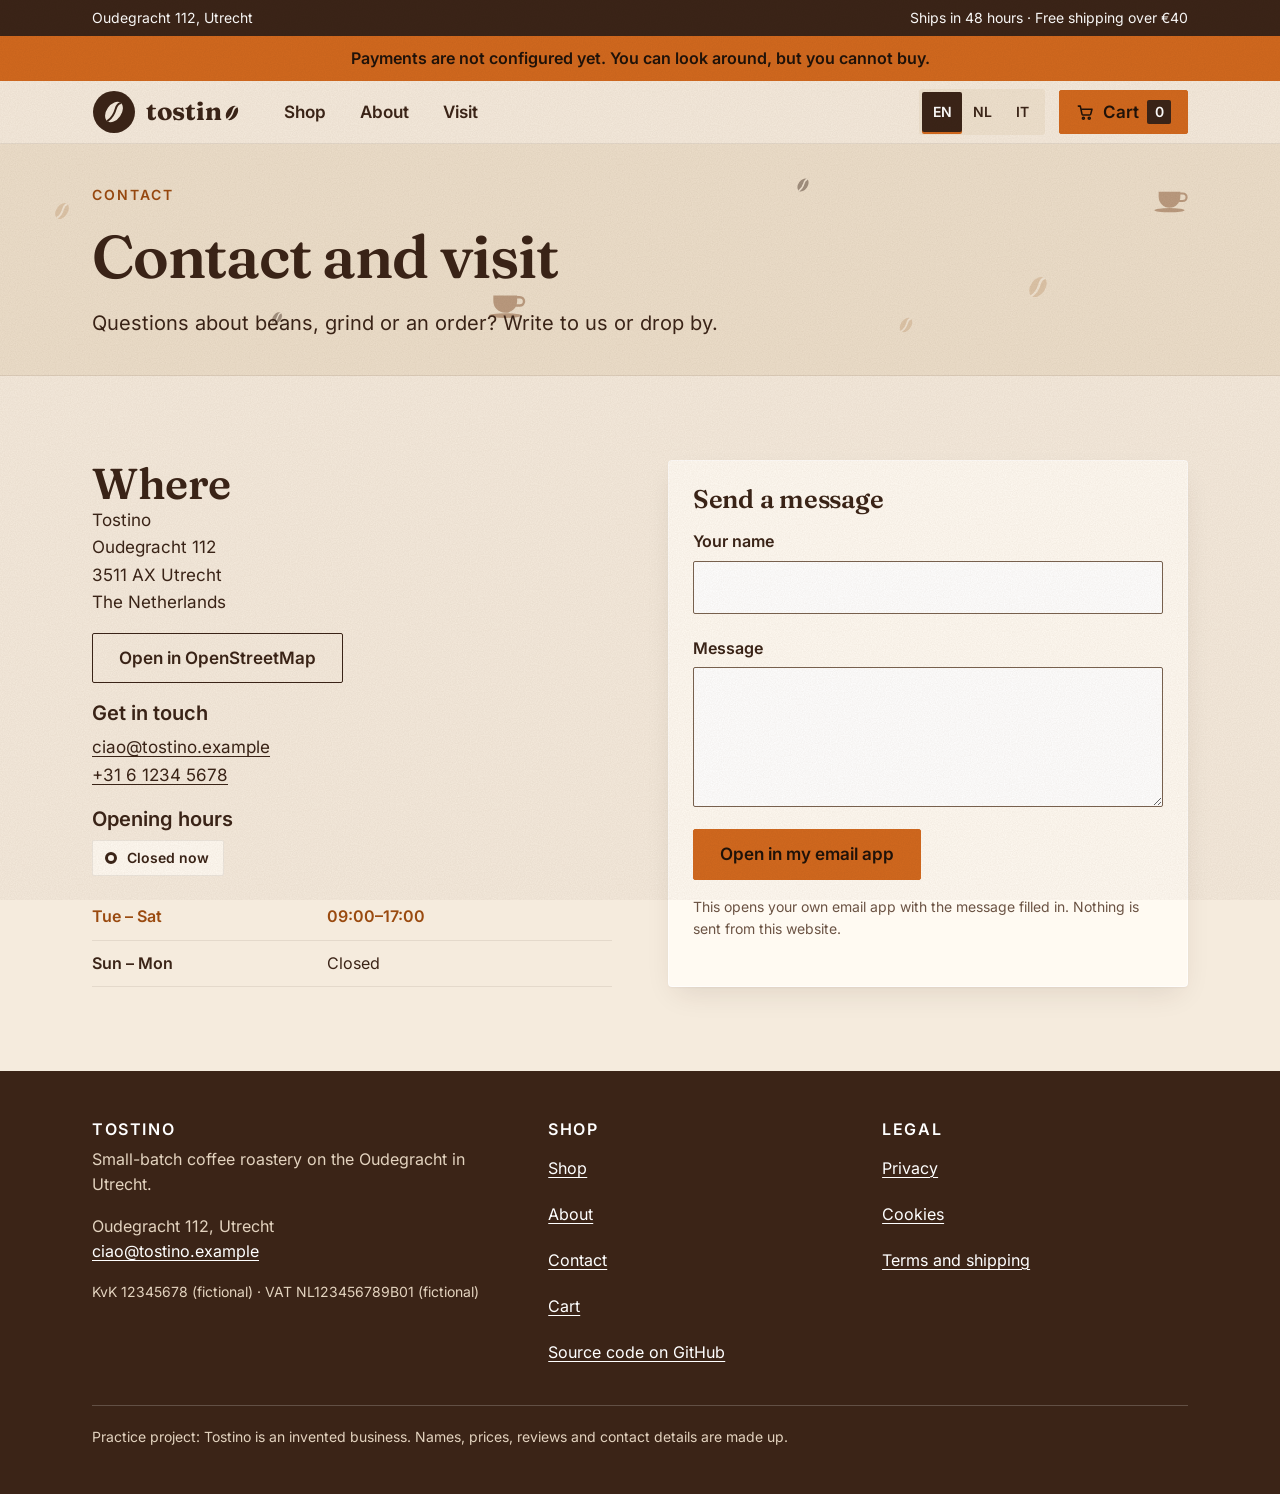
<file: contact.html>
<!doctype html>
<html lang="en">
<head>
<meta charset="utf-8">
<meta name="viewport" content="width=device-width, initial-scale=1">
<title>Contact and visit · Tostino</title>
<meta name="description" content="Tostino is an invented small coffee roastery in Utrecht, a practice project.">
<!-- Practice project: keep out of search engines -->
<meta name="robots" content="noindex, nofollow">
<meta http-equiv="Content-Security-Policy" content="default-src 'self'; img-src 'self' data: https://cdn.snipcart.com https://app.snipcart.com; style-src 'self' 'unsafe-inline' https://cdn.snipcart.com; script-src 'self' 'unsafe-eval' https://cdn.snipcart.com; font-src 'self' data: https://cdn.snipcart.com; connect-src 'self' https://app.snipcart.com https://cdn.snipcart.com; frame-src https://app.snipcart.com; base-uri 'self'; form-action 'self'; object-src 'none'">
<meta name="referrer" content="no-referrer">
<meta name="theme-color" content="#3B2417">
<link rel="icon" href="assets/logo.svg" type="image/svg+xml">
<link rel="preload" href="assets/fonts/fraunces-latin-600-normal.woff2" as="font" type="font/woff2" crossorigin>
<link rel="stylesheet" href="css/style.css">
</head>
<body data-page="contact">
<a class="skip" href="#site-main" data-i18n="skip">Skip to content</a>
<div id="site-header"><div class="topbar"><div class="wrap topbar__in"><span data-i18n="top.address">Oudegracht 112, Utrecht</span><span data-i18n="top.ship">Ships in 48 hours · Free shipping over €40</span></div></div><header class="top"><div class="wrap top__in"><a class="logo" href="index.html" aria-label="Tostino, home" data-i18n-attr="aria-label=logo.aria"><svg class="logo__mark" viewBox="0 0 44 44" aria-hidden="true" focusable="false"><circle cx="22" cy="22" r="21" class="mark-bg"/><g transform="rotate(35 22 22)"><ellipse cx="22" cy="22" rx="7.4" ry="11.4" class="mark-bean"/><path class="mark-line" d="M22 11.4c-4.4 5.2 4.4 9.6 0 21.2" fill="none" stroke-width="2" stroke-linecap="round"/></g></svg><span class="logo__word" aria-hidden="true">tostin<svg class="logo__bean" viewBox="0 0 24 24" aria-hidden="true" focusable="false"><g transform="rotate(35 12 12)"><ellipse cx="12" cy="12" rx="6.2" ry="9.6" fill="currentColor"/><path class="bean-line" d="M12 3c-3.8 4.6 3.8 8.4 0 18" fill="none" stroke-width="2" stroke-linecap="round"/></g></svg></span></a><nav class="nav" aria-label="Main menu" data-i18n-attr="aria-label=nav.aria"><a href="shop.html" data-i18n="nav.shop">Shop</a><a href="about.html" data-i18n="nav.about">About</a><a href="index.html#visit" data-i18n="nav.visit">Visit</a></nav><div class="langs" role="group" aria-label="Language" data-i18n-attr="aria-label=lang.label"><button type="button" data-lang="en" lang="en" aria-pressed="false">EN</button><button type="button" data-lang="nl" lang="nl" aria-pressed="false">NL</button><button type="button" data-lang="it" lang="it" aria-pressed="false">IT</button></div><button class="cartbtn snipcart-checkout" type="button"><svg class="ico" viewBox="0 0 24 24" aria-hidden="true" focusable="false" fill="none" stroke="currentColor" stroke-width="2" stroke-linecap="round" stroke-linejoin="round"><path d="M3 4h2.5l2.2 10.2a1.5 1.5 0 0 0 1.5 1.2h8.2a1.5 1.5 0 0 0 1.5-1.1L20.5 8H6.2"/><circle cx="9.5" cy="19.5" r="1.3"/><circle cx="17" cy="19.5" r="1.3"/></svg><span class="cartbtn__label" data-i18n="cart.title">Cart</span><span class="cartbtn__count snipcart-items-count">0</span></button></div></header></div>
<main id="site-main">
<section class="pagehead" data-fx="band"><div class="wrap"><p class="eyebrow" data-i18n="nav.contact">Contact</p><h1 data-i18n="contact.h1">Contact and visit</h1><p class="lead" data-i18n="contact.lead">Questions about beans, grind or an order? Write to us or drop by.</p></div></section>
<section class="section"><div class="wrap visit">
<div><h2 data-i18n="contact.where">Where</h2><address class="addr">Tostino<br>Oudegracht 112<br>3511 AX Utrecht<br>The Netherlands</address><p><a class="btn btn--ghost" href="https://www.openstreetmap.org/?mlat=52.0907&amp;mlon=5.1197#map=17/52.0907/5.1197" target="_blank" rel="noopener noreferrer" data-i18n="visit.map">Open in OpenStreetMap</a></p>
<h3 data-i18n="contact.reach">Get in touch</h3><p><a href="mailto:ciao@tostino.example">ciao@tostino.example</a><br><a href="tel:+31612345678">+31 6 1234 5678</a></p>
<h3 data-i18n="visit.hours">Opening hours</h3><p class="status" data-status role="status"><span class="status__dot" aria-hidden="true"></span><span></span></p><table class="hours"><caption class="sr" data-i18n="visit.hours">Opening hours</caption><tbody>
<tr data-days="2,3,4,5,6"><th scope="row" data-i18n="hours.open">Tue – Sat</th><td>09:00–17:00</td></tr>
<tr data-days="0,1"><th scope="row" data-i18n="hours.closed">Sun – Mon</th><td data-i18n="hours.none">Closed</td></tr>
</tbody></table></div>
<form id="contact-form" class="panel" novalidate><h2 data-i18n="contact.formtitle">Send a message</h2>
<div class="field"><label for="c-name" data-i18n="contact.name">Your name</label><input id="c-name" name="c-name" type="text" autocomplete="name" aria-describedby="err-c-name" ><p class="err" id="err-c-name"></p></div>
<div class="field"><label for="c-msg" data-i18n="contact.msg">Message</label><textarea id="c-msg" name="c-msg" aria-describedby="err-c-msg"></textarea><p class="err" id="err-c-msg"></p></div>
<button class="btn" type="submit" data-i18n="contact.send">Open in my email app</button>
<p class="fine" data-i18n="contact.formnote">This opens your own email app with the message filled in. Nothing is sent from this website.</p>
</form>
</div></section>
</main>
<div id="site-footer"><footer class="foot"><div class="wrap"><div class="foot__grid"><div><h3 data-i18n="foot.brand">Tostino</h3><p data-i18n="foot.blurb">Small-batch coffee roastery on the Oudegracht in Utrecht.</p><p>Oudegracht 112, Utrecht<br><a href="mailto:ciao@tostino.example">ciao@tostino.example</a></p><p class="fine foot__kvk" data-i18n="foot.kvk">KvK 12345678 (fictional) · VAT NL123456789B01 (fictional)</p></div><div><h3 data-i18n="foot.shop">Shop</h3><ul><li><a href="shop.html" data-i18n="nav.shop">Shop</a></li><li><a href="about.html" data-i18n="nav.about">About</a></li><li><a href="contact.html" data-i18n="nav.contact">Contact</a></li><li><button type="button" class="linkbtn snipcart-checkout" data-i18n="cart.title">Cart</button></li><li><a href="https://github.com/antoniotakor-tech/tostino-demo" target="_blank" rel="noopener noreferrer" data-i18n="foot.github">Source code on GitHub</a></li></ul></div><div><h3 data-i18n="foot.legal">Legal</h3><ul><li><a href="privacy.html" data-i18n="foot.privacy">Privacy</a></li><li><a href="cookies.html" data-i18n="foot.cookies">Cookies</a></li><li><a href="terms.html" data-i18n="foot.terms">Terms and shipping</a></li></ul></div></div><p class="foot__note" data-i18n="foot.practice">Practice project: Tostino is an invented business. Names, prices, reviews and contact details are made up.</p></div></footer></div>
<script src="js/config.js" defer></script>
<script src="js/app.js" defer></script>
<script src="js/snipcart.js" defer></script>
<script src="js/contact.js" defer></script>
</body>
</html>
</file>
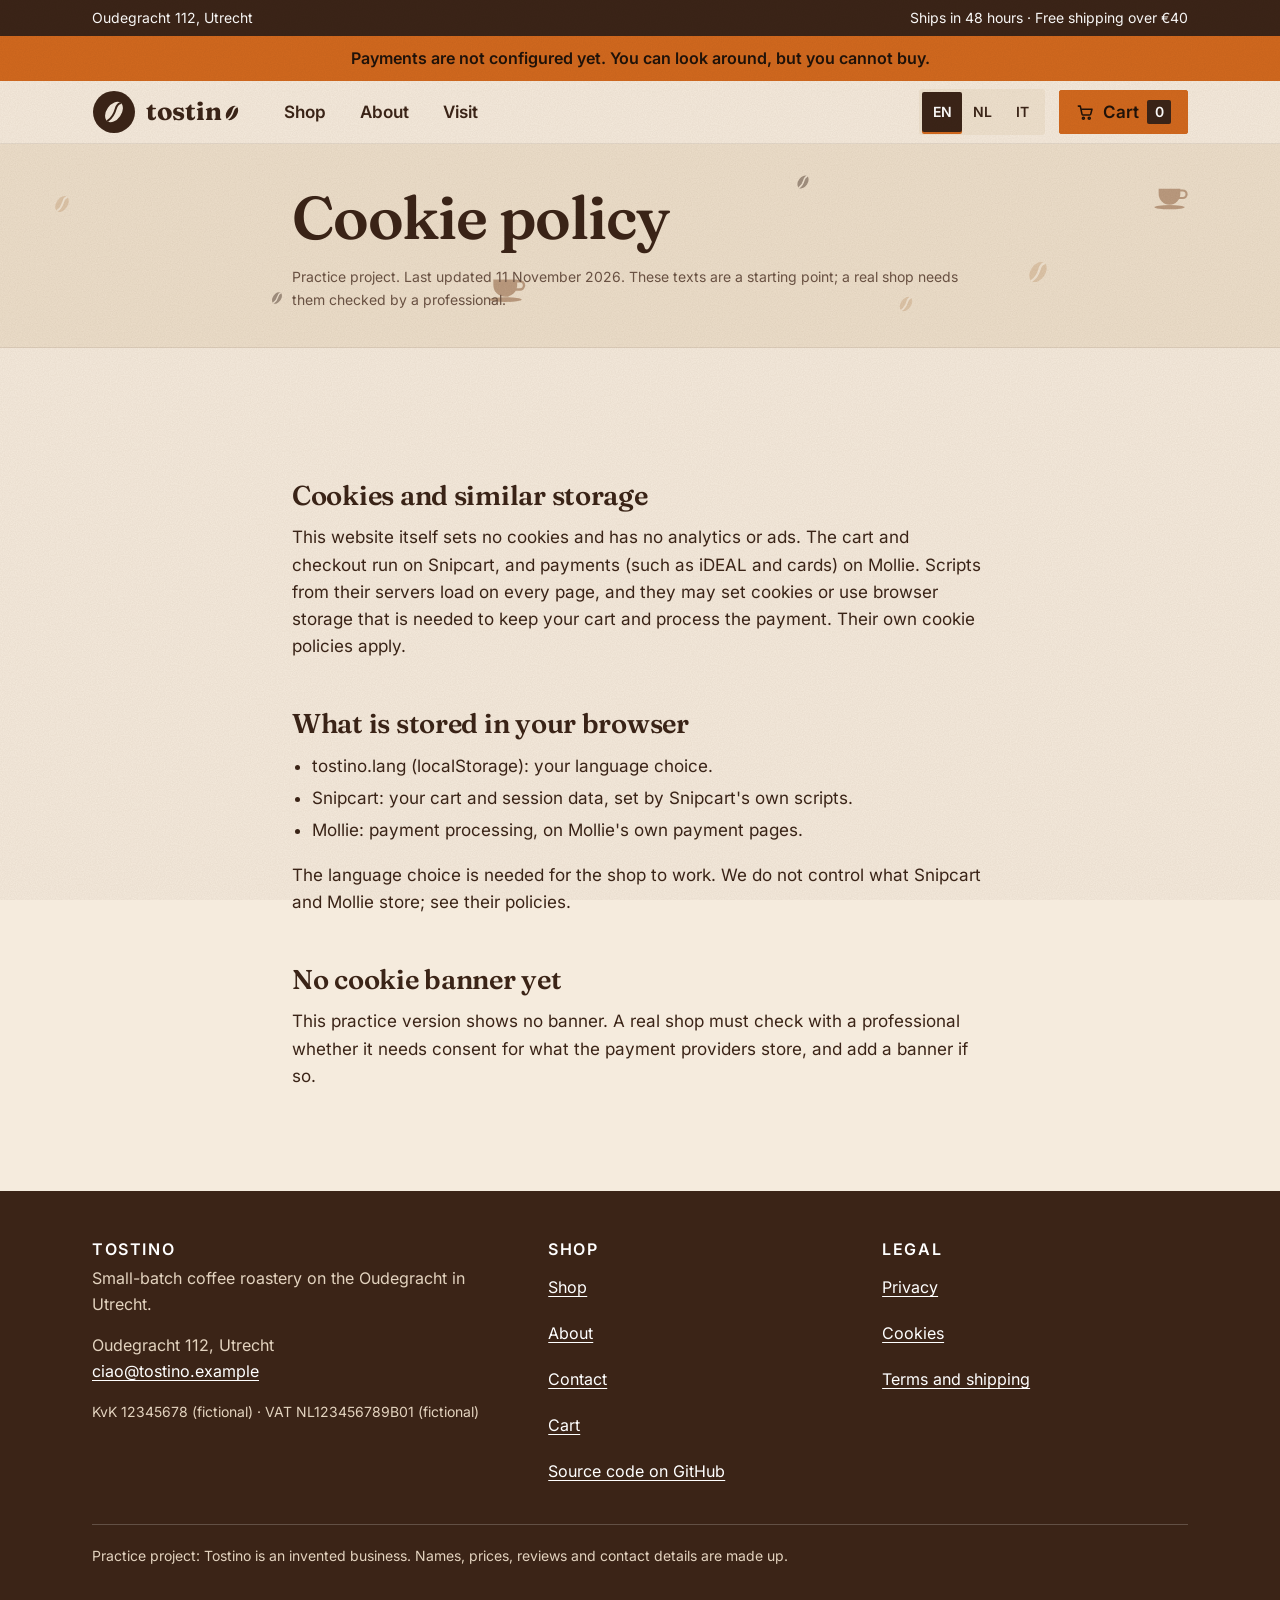
<file: cookies.html>
<!doctype html>
<html lang="en">
<head>
<meta charset="utf-8">
<meta name="viewport" content="width=device-width, initial-scale=1">
<title>Cookie policy · Tostino</title>
<meta name="description" content="Tostino is an invented small coffee roastery in Utrecht, a practice project.">
<!-- Practice project: keep out of search engines -->
<meta name="robots" content="noindex, nofollow">
<meta http-equiv="Content-Security-Policy" content="default-src 'self'; img-src 'self' data: https://cdn.snipcart.com https://app.snipcart.com; style-src 'self' 'unsafe-inline' https://cdn.snipcart.com; script-src 'self' 'unsafe-eval' https://cdn.snipcart.com; font-src 'self' data: https://cdn.snipcart.com; connect-src 'self' https://app.snipcart.com https://cdn.snipcart.com; frame-src https://app.snipcart.com; base-uri 'self'; form-action 'self'; object-src 'none'">
<meta name="referrer" content="no-referrer">
<meta name="theme-color" content="#3B2417">
<link rel="icon" href="assets/logo.svg" type="image/svg+xml">
<link rel="preload" href="assets/fonts/fraunces-latin-600-normal.woff2" as="font" type="font/woff2" crossorigin>
<link rel="stylesheet" href="css/style.css">
</head>
<body data-page="cookies">
<a class="skip" href="#site-main" data-i18n="skip">Skip to content</a>
<div id="site-header"><div class="topbar"><div class="wrap topbar__in"><span data-i18n="top.address">Oudegracht 112, Utrecht</span><span data-i18n="top.ship">Ships in 48 hours · Free shipping over €40</span></div></div><header class="top"><div class="wrap top__in"><a class="logo" href="index.html" aria-label="Tostino, home" data-i18n-attr="aria-label=logo.aria"><svg class="logo__mark" viewBox="0 0 44 44" aria-hidden="true" focusable="false"><circle cx="22" cy="22" r="21" class="mark-bg"/><g transform="rotate(35 22 22)"><ellipse cx="22" cy="22" rx="7.4" ry="11.4" class="mark-bean"/><path class="mark-line" d="M22 11.4c-4.4 5.2 4.4 9.6 0 21.2" fill="none" stroke-width="2" stroke-linecap="round"/></g></svg><span class="logo__word" aria-hidden="true">tostin<svg class="logo__bean" viewBox="0 0 24 24" aria-hidden="true" focusable="false"><g transform="rotate(35 12 12)"><ellipse cx="12" cy="12" rx="6.2" ry="9.6" fill="currentColor"/><path class="bean-line" d="M12 3c-3.8 4.6 3.8 8.4 0 18" fill="none" stroke-width="2" stroke-linecap="round"/></g></svg></span></a><nav class="nav" aria-label="Main menu" data-i18n-attr="aria-label=nav.aria"><a href="shop.html" data-i18n="nav.shop">Shop</a><a href="about.html" data-i18n="nav.about">About</a><a href="index.html#visit" data-i18n="nav.visit">Visit</a></nav><div class="langs" role="group" aria-label="Language" data-i18n-attr="aria-label=lang.label"><button type="button" data-lang="en" lang="en" aria-pressed="false">EN</button><button type="button" data-lang="nl" lang="nl" aria-pressed="false">NL</button><button type="button" data-lang="it" lang="it" aria-pressed="false">IT</button></div><button class="cartbtn snipcart-checkout" type="button"><svg class="ico" viewBox="0 0 24 24" aria-hidden="true" focusable="false" fill="none" stroke="currentColor" stroke-width="2" stroke-linecap="round" stroke-linejoin="round"><path d="M3 4h2.5l2.2 10.2a1.5 1.5 0 0 0 1.5 1.2h8.2a1.5 1.5 0 0 0 1.5-1.1L20.5 8H6.2"/><circle cx="9.5" cy="19.5" r="1.3"/><circle cx="17" cy="19.5" r="1.3"/></svg><span class="cartbtn__label" data-i18n="cart.title">Cart</span><span class="cartbtn__count snipcart-items-count">0</span></button></div></header></div>
<main id="site-main">
<section class="pagehead" data-fx="band"><div class="wrap wrap--narrow"><h1 data-i18n="cook.h1">Cookie policy</h1><p class="fine" data-i18n="legal.updated">Practice project. Last updated 11 November 2026. These texts are a starting point; a real shop needs them checked by a professional.</p></div></section><section class="section"><div class="wrap wrap--narrow prose"><h2 data-i18n="cook.s1.h">Cookies and similar storage</h2><p data-i18n="cook.s1.p">This website itself sets no cookies and has no analytics or ads. The cart and checkout run on Snipcart, and payments (such as iDEAL and cards) on Mollie. Scripts from their servers load on every page, and they may set cookies or use browser storage that is needed to keep your cart and process the payment. Their own cookie policies apply.</p><h2 data-i18n="cook.s2.h">What is stored in your browser</h2><ul><li data-i18n="cook.s2.l1">tostino.lang (localStorage): your language choice.</li><li data-i18n="cook.s2.l2">Snipcart: your cart and session data, set by Snipcart&#x27;s own scripts.</li><li data-i18n="cook.s2.l3">Mollie: payment processing, on Mollie&#x27;s own payment pages.</li></ul><p data-i18n="cook.s2.p">The language choice is needed for the shop to work. We do not control what Snipcart and Mollie store; see their policies.</p><h2 data-i18n="cook.s3.h">No cookie banner yet</h2><p data-i18n="cook.s3.p">This practice version shows no banner. A real shop must check with a professional whether it needs consent for what the payment providers store, and add a banner if so.</p></div></section>
</main>
<div id="site-footer"><footer class="foot"><div class="wrap"><div class="foot__grid"><div><h3 data-i18n="foot.brand">Tostino</h3><p data-i18n="foot.blurb">Small-batch coffee roastery on the Oudegracht in Utrecht.</p><p>Oudegracht 112, Utrecht<br><a href="mailto:ciao@tostino.example">ciao@tostino.example</a></p><p class="fine foot__kvk" data-i18n="foot.kvk">KvK 12345678 (fictional) · VAT NL123456789B01 (fictional)</p></div><div><h3 data-i18n="foot.shop">Shop</h3><ul><li><a href="shop.html" data-i18n="nav.shop">Shop</a></li><li><a href="about.html" data-i18n="nav.about">About</a></li><li><a href="contact.html" data-i18n="nav.contact">Contact</a></li><li><button type="button" class="linkbtn snipcart-checkout" data-i18n="cart.title">Cart</button></li><li><a href="https://github.com/antoniotakor-tech/tostino-demo" target="_blank" rel="noopener noreferrer" data-i18n="foot.github">Source code on GitHub</a></li></ul></div><div><h3 data-i18n="foot.legal">Legal</h3><ul><li><a href="privacy.html" data-i18n="foot.privacy">Privacy</a></li><li><a href="cookies.html" data-i18n="foot.cookies">Cookies</a></li><li><a href="terms.html" data-i18n="foot.terms">Terms and shipping</a></li></ul></div></div><p class="foot__note" data-i18n="foot.practice">Practice project: Tostino is an invented business. Names, prices, reviews and contact details are made up.</p></div></footer></div>
<script src="js/config.js" defer></script>
<script src="js/app.js" defer></script>
<script src="js/snipcart.js" defer></script>
</body>
</html>
</file>
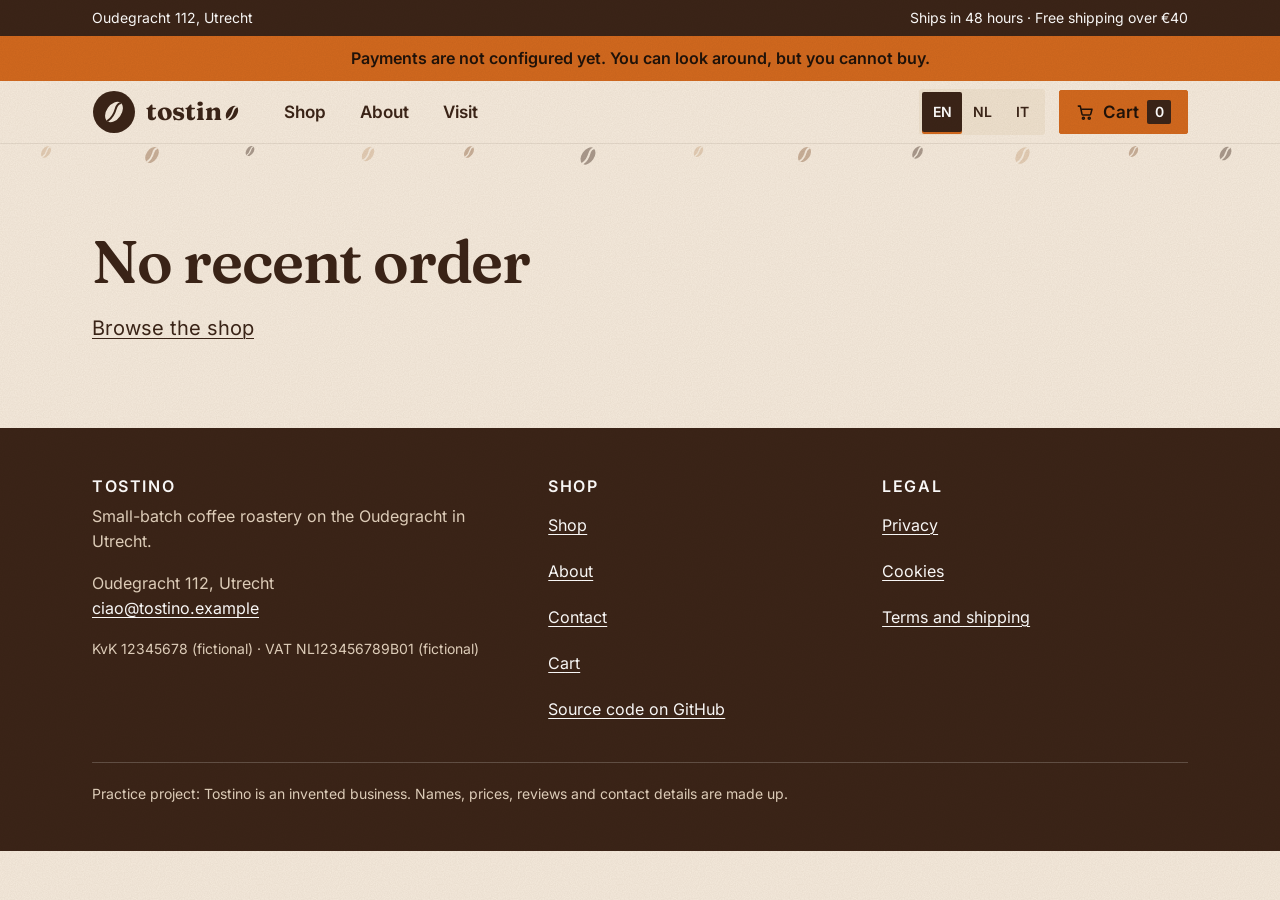
<file: order.html>
<!doctype html>
<html lang="en">
<head>
<meta charset="utf-8">
<meta name="viewport" content="width=device-width, initial-scale=1">
<title>Order confirmed · Tostino</title>
<meta name="description" content="Tostino is an invented small coffee roastery in Utrecht, a practice project.">
<!-- Practice project: keep out of search engines -->
<meta name="robots" content="noindex, nofollow">
<meta http-equiv="Content-Security-Policy" content="default-src 'self'; img-src 'self' data: https://cdn.snipcart.com https://app.snipcart.com; style-src 'self' 'unsafe-inline' https://cdn.snipcart.com; script-src 'self' 'unsafe-eval' https://cdn.snipcart.com; font-src 'self' data: https://cdn.snipcart.com; connect-src 'self' https://app.snipcart.com https://cdn.snipcart.com; frame-src https://app.snipcart.com; base-uri 'self'; form-action 'self'; object-src 'none'">
<meta name="referrer" content="no-referrer">
<meta name="theme-color" content="#3B2417">
<link rel="icon" href="assets/logo.svg" type="image/svg+xml">
<link rel="preload" href="assets/fonts/fraunces-latin-600-normal.woff2" as="font" type="font/woff2" crossorigin>
<link rel="stylesheet" href="css/style.css">
</head>
<body data-page="order">
<a class="skip" href="#site-main" data-i18n="skip">Skip to content</a>
<div id="site-header"><div class="topbar"><div class="wrap topbar__in"><span data-i18n="top.address">Oudegracht 112, Utrecht</span><span data-i18n="top.ship">Ships in 48 hours · Free shipping over €40</span></div></div><header class="top"><div class="wrap top__in"><a class="logo" href="index.html" aria-label="Tostino, home" data-i18n-attr="aria-label=logo.aria"><svg class="logo__mark" viewBox="0 0 44 44" aria-hidden="true" focusable="false"><circle cx="22" cy="22" r="21" class="mark-bg"/><g transform="rotate(35 22 22)"><ellipse cx="22" cy="22" rx="7.4" ry="11.4" class="mark-bean"/><path class="mark-line" d="M22 11.4c-4.4 5.2 4.4 9.6 0 21.2" fill="none" stroke-width="2" stroke-linecap="round"/></g></svg><span class="logo__word" aria-hidden="true">tostin<svg class="logo__bean" viewBox="0 0 24 24" aria-hidden="true" focusable="false"><g transform="rotate(35 12 12)"><ellipse cx="12" cy="12" rx="6.2" ry="9.6" fill="currentColor"/><path class="bean-line" d="M12 3c-3.8 4.6 3.8 8.4 0 18" fill="none" stroke-width="2" stroke-linecap="round"/></g></svg></span></a><nav class="nav" aria-label="Main menu" data-i18n-attr="aria-label=nav.aria"><a href="shop.html" data-i18n="nav.shop">Shop</a><a href="about.html" data-i18n="nav.about">About</a><a href="index.html#visit" data-i18n="nav.visit">Visit</a></nav><div class="langs" role="group" aria-label="Language" data-i18n-attr="aria-label=lang.label"><button type="button" data-lang="en" lang="en" aria-pressed="false">EN</button><button type="button" data-lang="nl" lang="nl" aria-pressed="false">NL</button><button type="button" data-lang="it" lang="it" aria-pressed="false">IT</button></div><button class="cartbtn snipcart-checkout" type="button"><svg class="ico" viewBox="0 0 24 24" aria-hidden="true" focusable="false" fill="none" stroke="currentColor" stroke-width="2" stroke-linecap="round" stroke-linejoin="round"><path d="M3 4h2.5l2.2 10.2a1.5 1.5 0 0 0 1.5 1.2h8.2a1.5 1.5 0 0 0 1.5-1.1L20.5 8H6.2"/><circle cx="9.5" cy="19.5" r="1.3"/><circle cx="17" cy="19.5" r="1.3"/></svg><span class="cartbtn__label" data-i18n="cart.title">Cart</span><span class="cartbtn__count snipcart-items-count">0</span></button></div></header></div>
<main id="site-main">
<section class="section" data-fx="pour"><div class="wrap" id="order"></div></section>
</main>
<div id="site-footer"><footer class="foot"><div class="wrap"><div class="foot__grid"><div><h3 data-i18n="foot.brand">Tostino</h3><p data-i18n="foot.blurb">Small-batch coffee roastery on the Oudegracht in Utrecht.</p><p>Oudegracht 112, Utrecht<br><a href="mailto:ciao@tostino.example">ciao@tostino.example</a></p><p class="fine foot__kvk" data-i18n="foot.kvk">KvK 12345678 (fictional) · VAT NL123456789B01 (fictional)</p></div><div><h3 data-i18n="foot.shop">Shop</h3><ul><li><a href="shop.html" data-i18n="nav.shop">Shop</a></li><li><a href="about.html" data-i18n="nav.about">About</a></li><li><a href="contact.html" data-i18n="nav.contact">Contact</a></li><li><button type="button" class="linkbtn snipcart-checkout" data-i18n="cart.title">Cart</button></li><li><a href="https://github.com/antoniotakor-tech/tostino-demo" target="_blank" rel="noopener noreferrer" data-i18n="foot.github">Source code on GitHub</a></li></ul></div><div><h3 data-i18n="foot.legal">Legal</h3><ul><li><a href="privacy.html" data-i18n="foot.privacy">Privacy</a></li><li><a href="cookies.html" data-i18n="foot.cookies">Cookies</a></li><li><a href="terms.html" data-i18n="foot.terms">Terms and shipping</a></li></ul></div></div><p class="foot__note" data-i18n="foot.practice">Practice project: Tostino is an invented business. Names, prices, reviews and contact details are made up.</p></div></footer></div>
<script src="js/config.js" defer></script>
<script src="js/app.js" defer></script>
<script src="js/snipcart.js" defer></script>
<script src="js/order.js" defer></script>
</body>
</html>
</file>
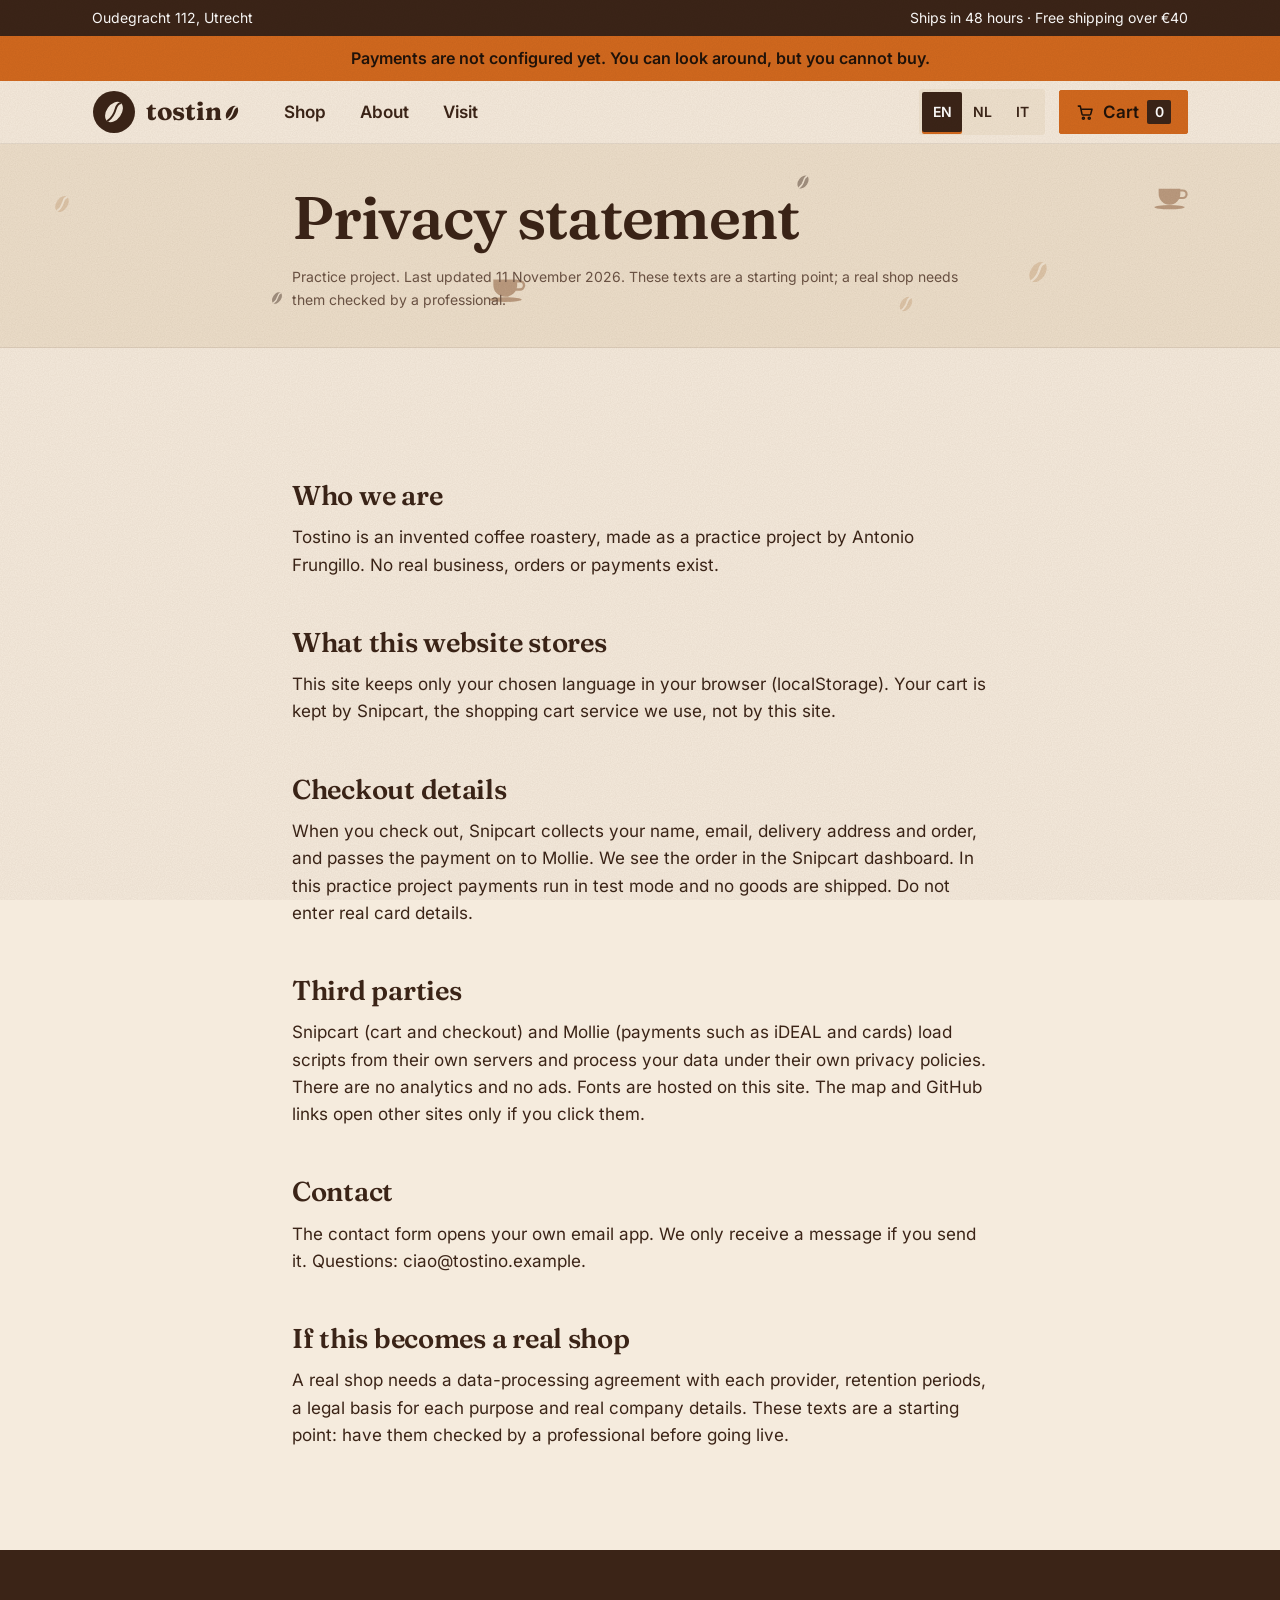
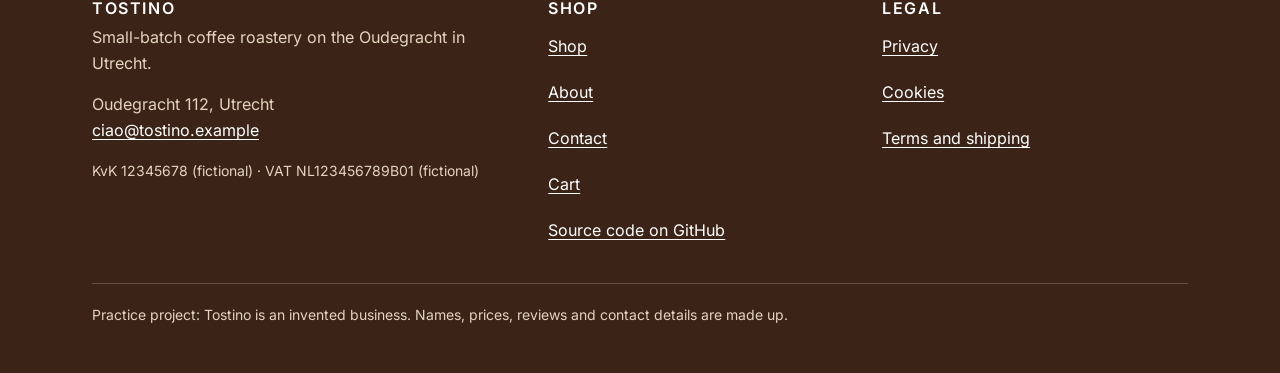
<file: privacy.html>
<!doctype html>
<html lang="en">
<head>
<meta charset="utf-8">
<meta name="viewport" content="width=device-width, initial-scale=1">
<title>Privacy statement · Tostino</title>
<meta name="description" content="Tostino is an invented small coffee roastery in Utrecht, a practice project.">
<!-- Practice project: keep out of search engines -->
<meta name="robots" content="noindex, nofollow">
<meta http-equiv="Content-Security-Policy" content="default-src 'self'; img-src 'self' data: https://cdn.snipcart.com https://app.snipcart.com; style-src 'self' 'unsafe-inline' https://cdn.snipcart.com; script-src 'self' 'unsafe-eval' https://cdn.snipcart.com; font-src 'self' data: https://cdn.snipcart.com; connect-src 'self' https://app.snipcart.com https://cdn.snipcart.com; frame-src https://app.snipcart.com; base-uri 'self'; form-action 'self'; object-src 'none'">
<meta name="referrer" content="no-referrer">
<meta name="theme-color" content="#3B2417">
<link rel="icon" href="assets/logo.svg" type="image/svg+xml">
<link rel="preload" href="assets/fonts/fraunces-latin-600-normal.woff2" as="font" type="font/woff2" crossorigin>
<link rel="stylesheet" href="css/style.css">
</head>
<body data-page="privacy">
<a class="skip" href="#site-main" data-i18n="skip">Skip to content</a>
<div id="site-header"><div class="topbar"><div class="wrap topbar__in"><span data-i18n="top.address">Oudegracht 112, Utrecht</span><span data-i18n="top.ship">Ships in 48 hours · Free shipping over €40</span></div></div><header class="top"><div class="wrap top__in"><a class="logo" href="index.html" aria-label="Tostino, home" data-i18n-attr="aria-label=logo.aria"><svg class="logo__mark" viewBox="0 0 44 44" aria-hidden="true" focusable="false"><circle cx="22" cy="22" r="21" class="mark-bg"/><g transform="rotate(35 22 22)"><ellipse cx="22" cy="22" rx="7.4" ry="11.4" class="mark-bean"/><path class="mark-line" d="M22 11.4c-4.4 5.2 4.4 9.6 0 21.2" fill="none" stroke-width="2" stroke-linecap="round"/></g></svg><span class="logo__word" aria-hidden="true">tostin<svg class="logo__bean" viewBox="0 0 24 24" aria-hidden="true" focusable="false"><g transform="rotate(35 12 12)"><ellipse cx="12" cy="12" rx="6.2" ry="9.6" fill="currentColor"/><path class="bean-line" d="M12 3c-3.8 4.6 3.8 8.4 0 18" fill="none" stroke-width="2" stroke-linecap="round"/></g></svg></span></a><nav class="nav" aria-label="Main menu" data-i18n-attr="aria-label=nav.aria"><a href="shop.html" data-i18n="nav.shop">Shop</a><a href="about.html" data-i18n="nav.about">About</a><a href="index.html#visit" data-i18n="nav.visit">Visit</a></nav><div class="langs" role="group" aria-label="Language" data-i18n-attr="aria-label=lang.label"><button type="button" data-lang="en" lang="en" aria-pressed="false">EN</button><button type="button" data-lang="nl" lang="nl" aria-pressed="false">NL</button><button type="button" data-lang="it" lang="it" aria-pressed="false">IT</button></div><button class="cartbtn snipcart-checkout" type="button"><svg class="ico" viewBox="0 0 24 24" aria-hidden="true" focusable="false" fill="none" stroke="currentColor" stroke-width="2" stroke-linecap="round" stroke-linejoin="round"><path d="M3 4h2.5l2.2 10.2a1.5 1.5 0 0 0 1.5 1.2h8.2a1.5 1.5 0 0 0 1.5-1.1L20.5 8H6.2"/><circle cx="9.5" cy="19.5" r="1.3"/><circle cx="17" cy="19.5" r="1.3"/></svg><span class="cartbtn__label" data-i18n="cart.title">Cart</span><span class="cartbtn__count snipcart-items-count">0</span></button></div></header></div>
<main id="site-main">
<section class="pagehead" data-fx="band"><div class="wrap wrap--narrow"><h1 data-i18n="priv.h1">Privacy statement</h1><p class="fine" data-i18n="legal.updated">Practice project. Last updated 11 November 2026. These texts are a starting point; a real shop needs them checked by a professional.</p></div></section><section class="section"><div class="wrap wrap--narrow prose"><h2 data-i18n="priv.s1.h">Who we are</h2><p data-i18n="priv.s1.p">Tostino is an invented coffee roastery, made as a practice project by Antonio Frungillo. No real business, orders or payments exist.</p><h2 data-i18n="priv.s2.h">What this website stores</h2><p data-i18n="priv.s2.p">This site keeps only your chosen language in your browser (localStorage). Your cart is kept by Snipcart, the shopping cart service we use, not by this site.</p><h2 data-i18n="priv.s3.h">Checkout details</h2><p data-i18n="priv.s3.p">When you check out, Snipcart collects your name, email, delivery address and order, and passes the payment on to Mollie. We see the order in the Snipcart dashboard. In this practice project payments run in test mode and no goods are shipped. Do not enter real card details.</p><h2 data-i18n="priv.s4.h">Third parties</h2><p data-i18n="priv.s4.p">Snipcart (cart and checkout) and Mollie (payments such as iDEAL and cards) load scripts from their own servers and process your data under their own privacy policies. There are no analytics and no ads. Fonts are hosted on this site. The map and GitHub links open other sites only if you click them.</p><h2 data-i18n="priv.s5.h">Contact</h2><p data-i18n="priv.s5.p">The contact form opens your own email app. We only receive a message if you send it. Questions: ciao@tostino.example.</p><h2 data-i18n="priv.s6.h">If this becomes a real shop</h2><p data-i18n="priv.s6.p">A real shop needs a data-processing agreement with each provider, retention periods, a legal basis for each purpose and real company details. These texts are a starting point: have them checked by a professional before going live.</p></div></section>
</main>
<div id="site-footer"><footer class="foot"><div class="wrap"><div class="foot__grid"><div><h3 data-i18n="foot.brand">Tostino</h3><p data-i18n="foot.blurb">Small-batch coffee roastery on the Oudegracht in Utrecht.</p><p>Oudegracht 112, Utrecht<br><a href="mailto:ciao@tostino.example">ciao@tostino.example</a></p><p class="fine foot__kvk" data-i18n="foot.kvk">KvK 12345678 (fictional) · VAT NL123456789B01 (fictional)</p></div><div><h3 data-i18n="foot.shop">Shop</h3><ul><li><a href="shop.html" data-i18n="nav.shop">Shop</a></li><li><a href="about.html" data-i18n="nav.about">About</a></li><li><a href="contact.html" data-i18n="nav.contact">Contact</a></li><li><button type="button" class="linkbtn snipcart-checkout" data-i18n="cart.title">Cart</button></li><li><a href="https://github.com/antoniotakor-tech/tostino-demo" target="_blank" rel="noopener noreferrer" data-i18n="foot.github">Source code on GitHub</a></li></ul></div><div><h3 data-i18n="foot.legal">Legal</h3><ul><li><a href="privacy.html" data-i18n="foot.privacy">Privacy</a></li><li><a href="cookies.html" data-i18n="foot.cookies">Cookies</a></li><li><a href="terms.html" data-i18n="foot.terms">Terms and shipping</a></li></ul></div></div><p class="foot__note" data-i18n="foot.practice">Practice project: Tostino is an invented business. Names, prices, reviews and contact details are made up.</p></div></footer></div>
<script src="js/config.js" defer></script>
<script src="js/app.js" defer></script>
<script src="js/snipcart.js" defer></script>
</body>
</html>
</file>
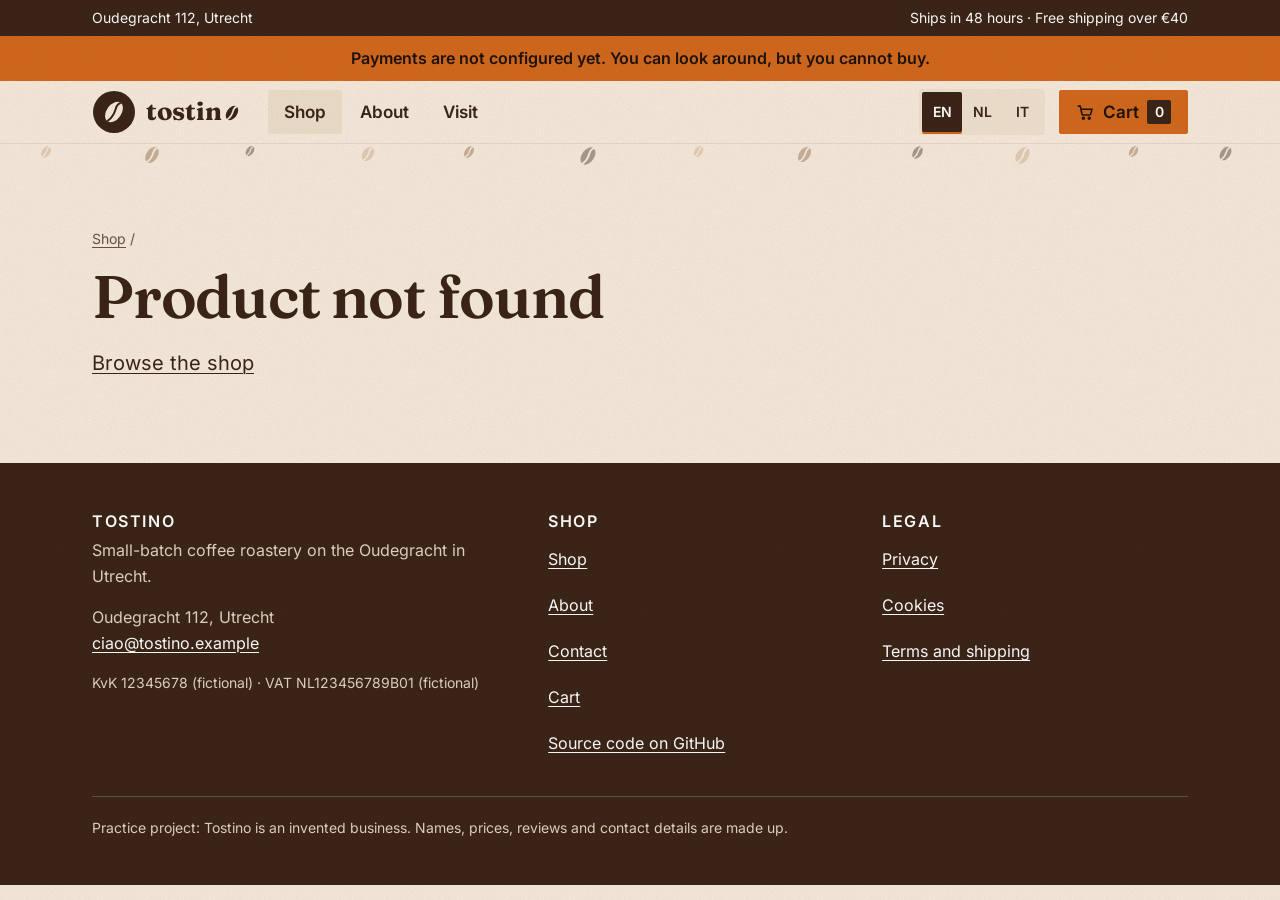
<file: product.html>
<!doctype html>
<html lang="en">
<head>
<meta charset="utf-8">
<meta name="viewport" content="width=device-width, initial-scale=1">
<title>Product · Tostino</title>
<meta name="description" content="Tostino is an invented small coffee roastery in Utrecht, a practice project.">
<!-- Practice project: keep out of search engines -->
<meta name="robots" content="noindex, nofollow">
<meta http-equiv="Content-Security-Policy" content="default-src 'self'; img-src 'self' data: https://cdn.snipcart.com https://app.snipcart.com; style-src 'self' 'unsafe-inline' https://cdn.snipcart.com; script-src 'self' 'unsafe-eval' https://cdn.snipcart.com; font-src 'self' data: https://cdn.snipcart.com; connect-src 'self' https://app.snipcart.com https://cdn.snipcart.com; frame-src https://app.snipcart.com; base-uri 'self'; form-action 'self'; object-src 'none'">
<meta name="referrer" content="no-referrer">
<meta name="theme-color" content="#3B2417">
<link rel="icon" href="assets/logo.svg" type="image/svg+xml">
<link rel="preload" href="assets/fonts/fraunces-latin-600-normal.woff2" as="font" type="font/woff2" crossorigin>
<link rel="stylesheet" href="css/style.css">
</head>
<body data-page="product">
<a class="skip" href="#site-main" data-i18n="skip">Skip to content</a>
<div id="site-header"><div class="topbar"><div class="wrap topbar__in"><span data-i18n="top.address">Oudegracht 112, Utrecht</span><span data-i18n="top.ship">Ships in 48 hours · Free shipping over €40</span></div></div><header class="top"><div class="wrap top__in"><a class="logo" href="index.html" aria-label="Tostino, home" data-i18n-attr="aria-label=logo.aria"><svg class="logo__mark" viewBox="0 0 44 44" aria-hidden="true" focusable="false"><circle cx="22" cy="22" r="21" class="mark-bg"/><g transform="rotate(35 22 22)"><ellipse cx="22" cy="22" rx="7.4" ry="11.4" class="mark-bean"/><path class="mark-line" d="M22 11.4c-4.4 5.2 4.4 9.6 0 21.2" fill="none" stroke-width="2" stroke-linecap="round"/></g></svg><span class="logo__word" aria-hidden="true">tostin<svg class="logo__bean" viewBox="0 0 24 24" aria-hidden="true" focusable="false"><g transform="rotate(35 12 12)"><ellipse cx="12" cy="12" rx="6.2" ry="9.6" fill="currentColor"/><path class="bean-line" d="M12 3c-3.8 4.6 3.8 8.4 0 18" fill="none" stroke-width="2" stroke-linecap="round"/></g></svg></span></a><nav class="nav" aria-label="Main menu" data-i18n-attr="aria-label=nav.aria"><a href="shop.html" aria-current="page" data-i18n="nav.shop">Shop</a><a href="about.html" data-i18n="nav.about">About</a><a href="index.html#visit" data-i18n="nav.visit">Visit</a></nav><div class="langs" role="group" aria-label="Language" data-i18n-attr="aria-label=lang.label"><button type="button" data-lang="en" lang="en" aria-pressed="false">EN</button><button type="button" data-lang="nl" lang="nl" aria-pressed="false">NL</button><button type="button" data-lang="it" lang="it" aria-pressed="false">IT</button></div><button class="cartbtn snipcart-checkout" type="button"><svg class="ico" viewBox="0 0 24 24" aria-hidden="true" focusable="false" fill="none" stroke="currentColor" stroke-width="2" stroke-linecap="round" stroke-linejoin="round"><path d="M3 4h2.5l2.2 10.2a1.5 1.5 0 0 0 1.5 1.2h8.2a1.5 1.5 0 0 0 1.5-1.1L20.5 8H6.2"/><circle cx="9.5" cy="19.5" r="1.3"/><circle cx="17" cy="19.5" r="1.3"/></svg><span class="cartbtn__label" data-i18n="cart.title">Cart</span><span class="cartbtn__count snipcart-items-count">0</span></button></div></header></div>
<main id="site-main">
<section class="section" data-fx="pour"><div class="wrap">
<nav class="crumbs" aria-label="Breadcrumb" data-i18n-attr="aria-label=crumb.aria"><a href="shop.html" data-i18n="crumb.shop">Shop</a> / <span id="crumb-name"></span></nav>
<div id="pdp" class="pdp"></div>
</div></section>
</main>
<div id="site-footer"><footer class="foot"><div class="wrap"><div class="foot__grid"><div><h3 data-i18n="foot.brand">Tostino</h3><p data-i18n="foot.blurb">Small-batch coffee roastery on the Oudegracht in Utrecht.</p><p>Oudegracht 112, Utrecht<br><a href="mailto:ciao@tostino.example">ciao@tostino.example</a></p><p class="fine foot__kvk" data-i18n="foot.kvk">KvK 12345678 (fictional) · VAT NL123456789B01 (fictional)</p></div><div><h3 data-i18n="foot.shop">Shop</h3><ul><li><a href="shop.html" data-i18n="nav.shop">Shop</a></li><li><a href="about.html" data-i18n="nav.about">About</a></li><li><a href="contact.html" data-i18n="nav.contact">Contact</a></li><li><button type="button" class="linkbtn snipcart-checkout" data-i18n="cart.title">Cart</button></li><li><a href="https://github.com/antoniotakor-tech/tostino-demo" target="_blank" rel="noopener noreferrer" data-i18n="foot.github">Source code on GitHub</a></li></ul></div><div><h3 data-i18n="foot.legal">Legal</h3><ul><li><a href="privacy.html" data-i18n="foot.privacy">Privacy</a></li><li><a href="cookies.html" data-i18n="foot.cookies">Cookies</a></li><li><a href="terms.html" data-i18n="foot.terms">Terms and shipping</a></li></ul></div></div><p class="foot__note" data-i18n="foot.practice">Practice project: Tostino is an invented business. Names, prices, reviews and contact details are made up.</p></div></footer></div>
<script src="js/config.js" defer></script>
<script src="js/app.js" defer></script>
<script src="js/snipcart.js" defer></script>
<script src="js/product.js" defer></script>
</body>
</html>
</file>
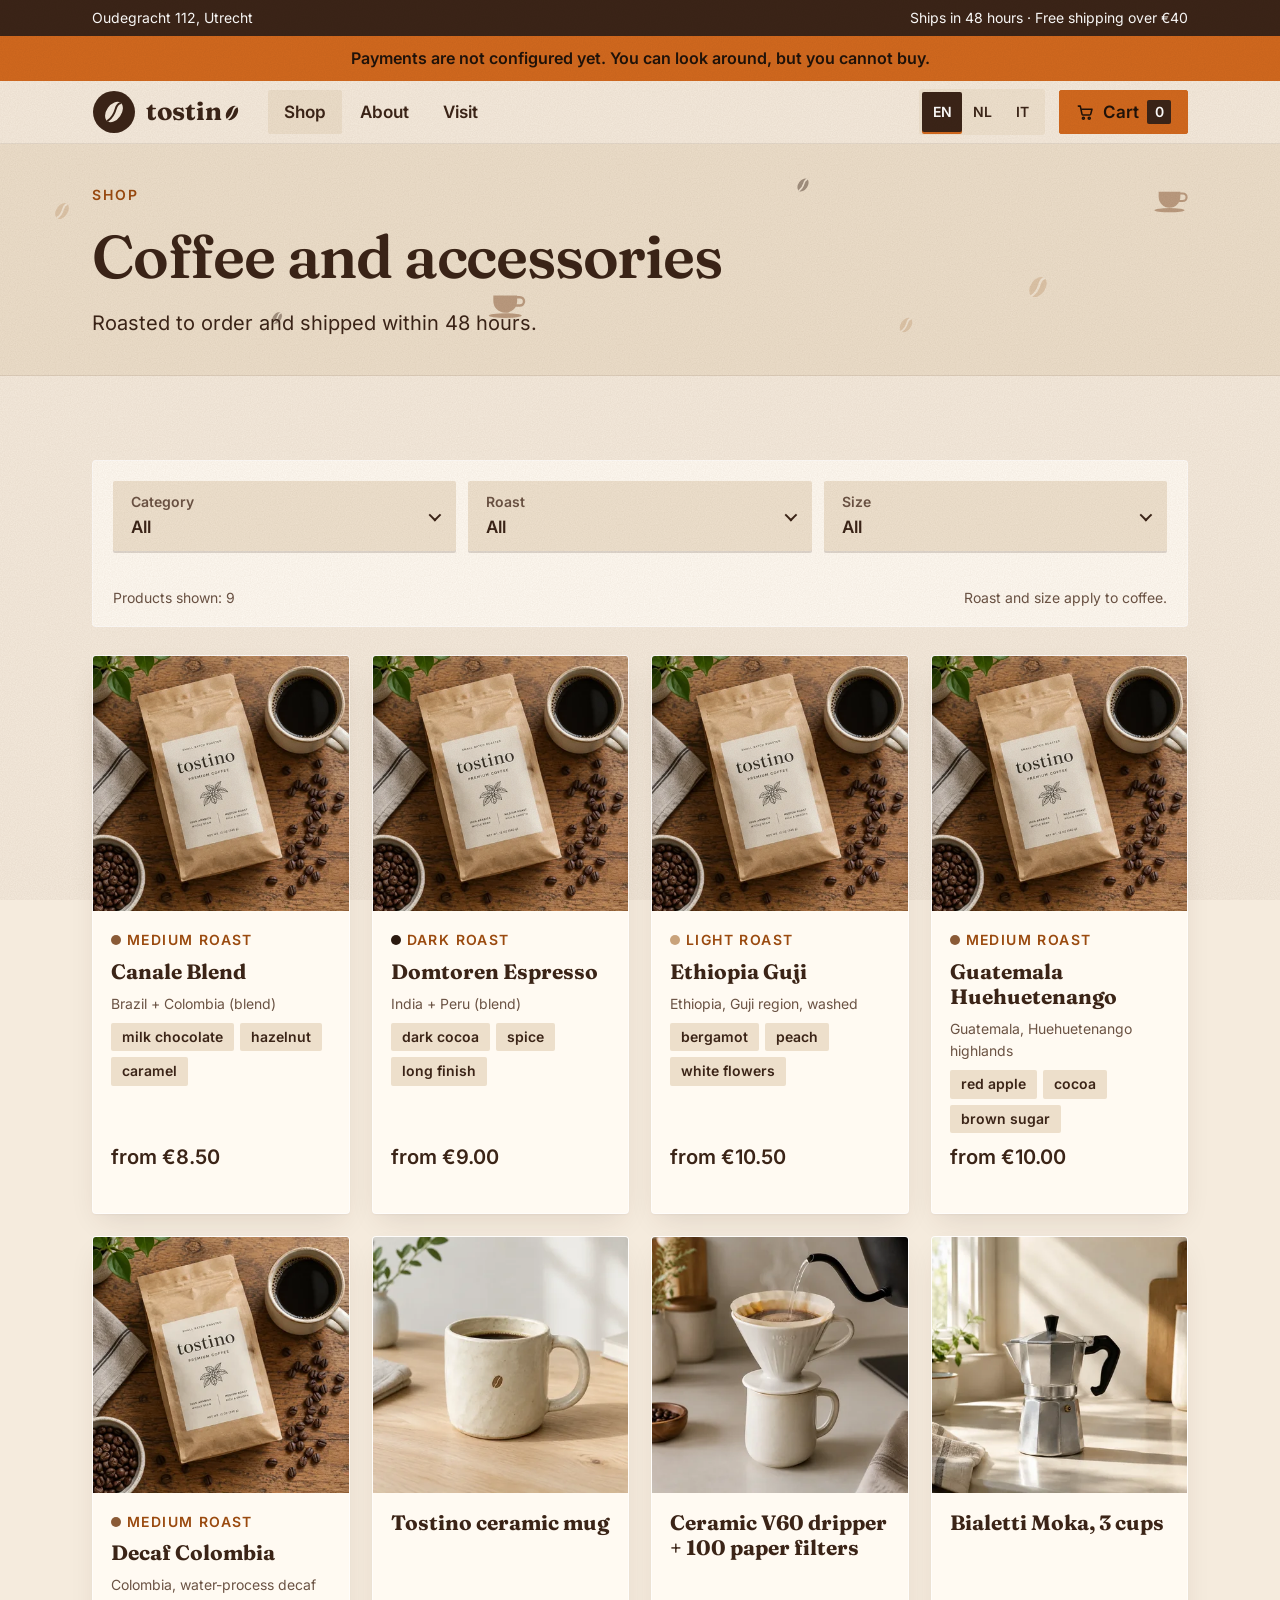
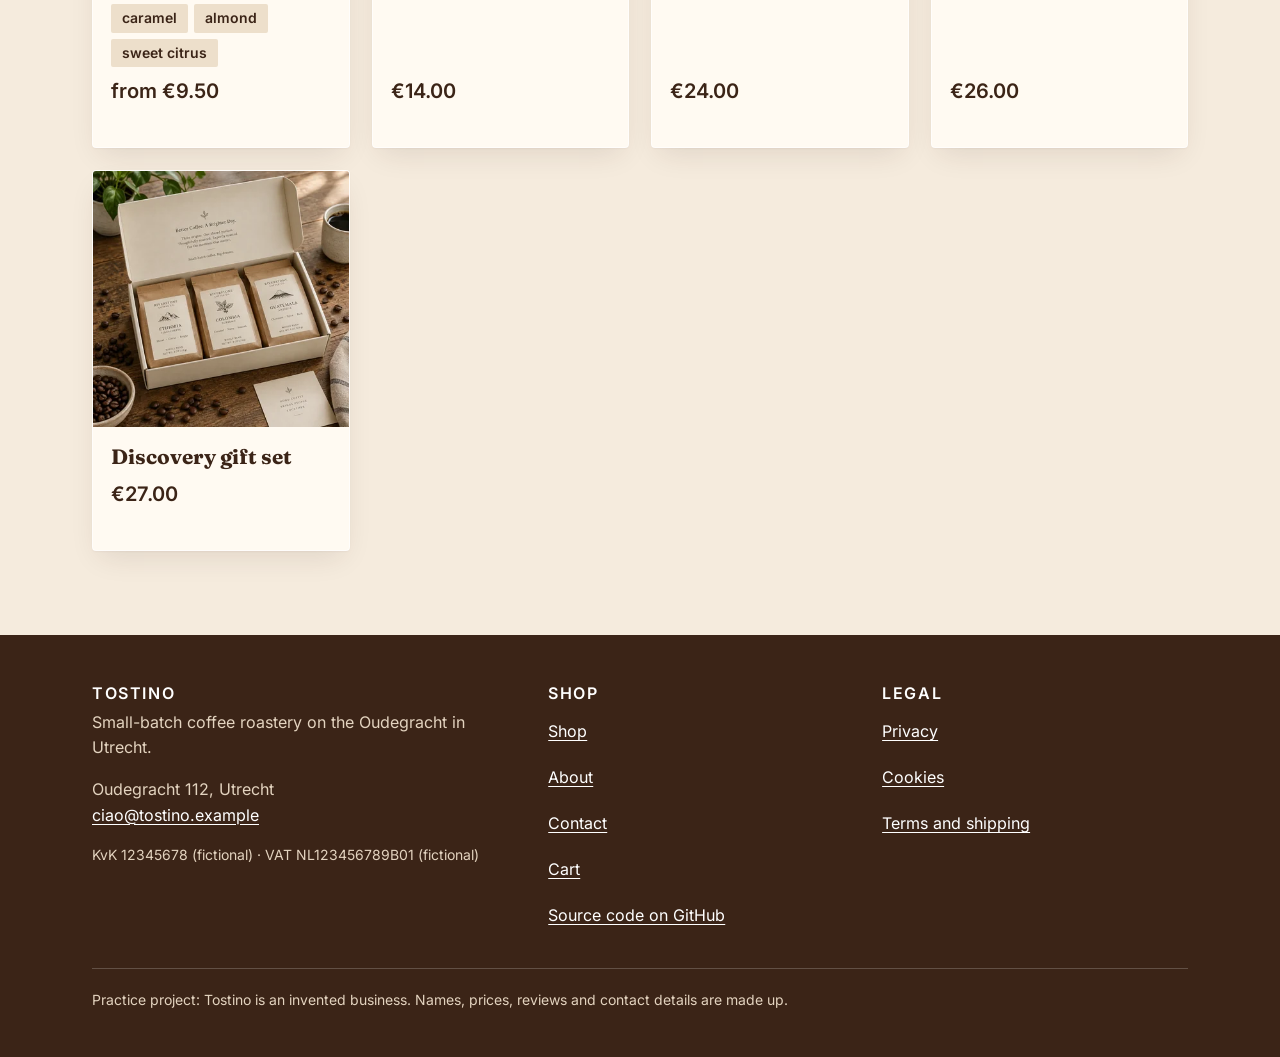
<file: shop.html>
<!doctype html>
<html lang="en">
<head>
<meta charset="utf-8">
<meta name="viewport" content="width=device-width, initial-scale=1">
<title>Shop · Tostino</title>
<meta name="description" content="Tostino is an invented small coffee roastery in Utrecht, a practice project.">
<!-- Practice project: keep out of search engines -->
<meta name="robots" content="noindex, nofollow">
<meta http-equiv="Content-Security-Policy" content="default-src 'self'; img-src 'self' data: https://cdn.snipcart.com https://app.snipcart.com; style-src 'self' 'unsafe-inline' https://cdn.snipcart.com; script-src 'self' 'unsafe-eval' https://cdn.snipcart.com; font-src 'self' data: https://cdn.snipcart.com; connect-src 'self' https://app.snipcart.com https://cdn.snipcart.com; frame-src https://app.snipcart.com; base-uri 'self'; form-action 'self'; object-src 'none'">
<meta name="referrer" content="no-referrer">
<meta name="theme-color" content="#3B2417">
<link rel="icon" href="assets/logo.svg" type="image/svg+xml">
<link rel="preload" href="assets/fonts/fraunces-latin-600-normal.woff2" as="font" type="font/woff2" crossorigin>
<link rel="stylesheet" href="css/style.css">
</head>
<body data-page="shop">
<a class="skip" href="#site-main" data-i18n="skip">Skip to content</a>
<div id="site-header"><div class="topbar"><div class="wrap topbar__in"><span data-i18n="top.address">Oudegracht 112, Utrecht</span><span data-i18n="top.ship">Ships in 48 hours · Free shipping over €40</span></div></div><header class="top"><div class="wrap top__in"><a class="logo" href="index.html" aria-label="Tostino, home" data-i18n-attr="aria-label=logo.aria"><svg class="logo__mark" viewBox="0 0 44 44" aria-hidden="true" focusable="false"><circle cx="22" cy="22" r="21" class="mark-bg"/><g transform="rotate(35 22 22)"><ellipse cx="22" cy="22" rx="7.4" ry="11.4" class="mark-bean"/><path class="mark-line" d="M22 11.4c-4.4 5.2 4.4 9.6 0 21.2" fill="none" stroke-width="2" stroke-linecap="round"/></g></svg><span class="logo__word" aria-hidden="true">tostin<svg class="logo__bean" viewBox="0 0 24 24" aria-hidden="true" focusable="false"><g transform="rotate(35 12 12)"><ellipse cx="12" cy="12" rx="6.2" ry="9.6" fill="currentColor"/><path class="bean-line" d="M12 3c-3.8 4.6 3.8 8.4 0 18" fill="none" stroke-width="2" stroke-linecap="round"/></g></svg></span></a><nav class="nav" aria-label="Main menu" data-i18n-attr="aria-label=nav.aria"><a href="shop.html" aria-current="page" data-i18n="nav.shop">Shop</a><a href="about.html" data-i18n="nav.about">About</a><a href="index.html#visit" data-i18n="nav.visit">Visit</a></nav><div class="langs" role="group" aria-label="Language" data-i18n-attr="aria-label=lang.label"><button type="button" data-lang="en" lang="en" aria-pressed="false">EN</button><button type="button" data-lang="nl" lang="nl" aria-pressed="false">NL</button><button type="button" data-lang="it" lang="it" aria-pressed="false">IT</button></div><button class="cartbtn snipcart-checkout" type="button"><svg class="ico" viewBox="0 0 24 24" aria-hidden="true" focusable="false" fill="none" stroke="currentColor" stroke-width="2" stroke-linecap="round" stroke-linejoin="round"><path d="M3 4h2.5l2.2 10.2a1.5 1.5 0 0 0 1.5 1.2h8.2a1.5 1.5 0 0 0 1.5-1.1L20.5 8H6.2"/><circle cx="9.5" cy="19.5" r="1.3"/><circle cx="17" cy="19.5" r="1.3"/></svg><span class="cartbtn__label" data-i18n="cart.title">Cart</span><span class="cartbtn__count snipcart-items-count">0</span></button></div></header></div>
<main id="site-main">
<section class="pagehead" data-fx="band"><div class="wrap"><p class="eyebrow" data-i18n="shop.eyebrow">Shop</p><h1 data-i18n="shop.h1">Coffee and accessories</h1><p class="lead" data-i18n="shop.lead">Roasted to order and shipped within 48 hours.</p></div></section>
<section class="section"><div class="wrap">
<div id="filters" class="filters"></div>
<div id="shop-grid" class="grid"></div>
<div id="shop-empty" class="empty" hidden><p><span data-i18n="shop.empty">No products match these filters.</span> <button type="button" class="link-btn" id="shop-reset" data-i18n="shop.reset">Show everything</button></p></div>
</div></section>
</main>
<div id="site-footer"><footer class="foot"><div class="wrap"><div class="foot__grid"><div><h3 data-i18n="foot.brand">Tostino</h3><p data-i18n="foot.blurb">Small-batch coffee roastery on the Oudegracht in Utrecht.</p><p>Oudegracht 112, Utrecht<br><a href="mailto:ciao@tostino.example">ciao@tostino.example</a></p><p class="fine foot__kvk" data-i18n="foot.kvk">KvK 12345678 (fictional) · VAT NL123456789B01 (fictional)</p></div><div><h3 data-i18n="foot.shop">Shop</h3><ul><li><a href="shop.html" data-i18n="nav.shop">Shop</a></li><li><a href="about.html" data-i18n="nav.about">About</a></li><li><a href="contact.html" data-i18n="nav.contact">Contact</a></li><li><button type="button" class="linkbtn snipcart-checkout" data-i18n="cart.title">Cart</button></li><li><a href="https://github.com/antoniotakor-tech/tostino-demo" target="_blank" rel="noopener noreferrer" data-i18n="foot.github">Source code on GitHub</a></li></ul></div><div><h3 data-i18n="foot.legal">Legal</h3><ul><li><a href="privacy.html" data-i18n="foot.privacy">Privacy</a></li><li><a href="cookies.html" data-i18n="foot.cookies">Cookies</a></li><li><a href="terms.html" data-i18n="foot.terms">Terms and shipping</a></li></ul></div></div><p class="foot__note" data-i18n="foot.practice">Practice project: Tostino is an invented business. Names, prices, reviews and contact details are made up.</p></div></footer></div>
<script src="js/config.js" defer></script>
<script src="js/app.js" defer></script>
<script src="js/snipcart.js" defer></script>
<script src="js/shop.js" defer></script>
</body>
</html>
</file>
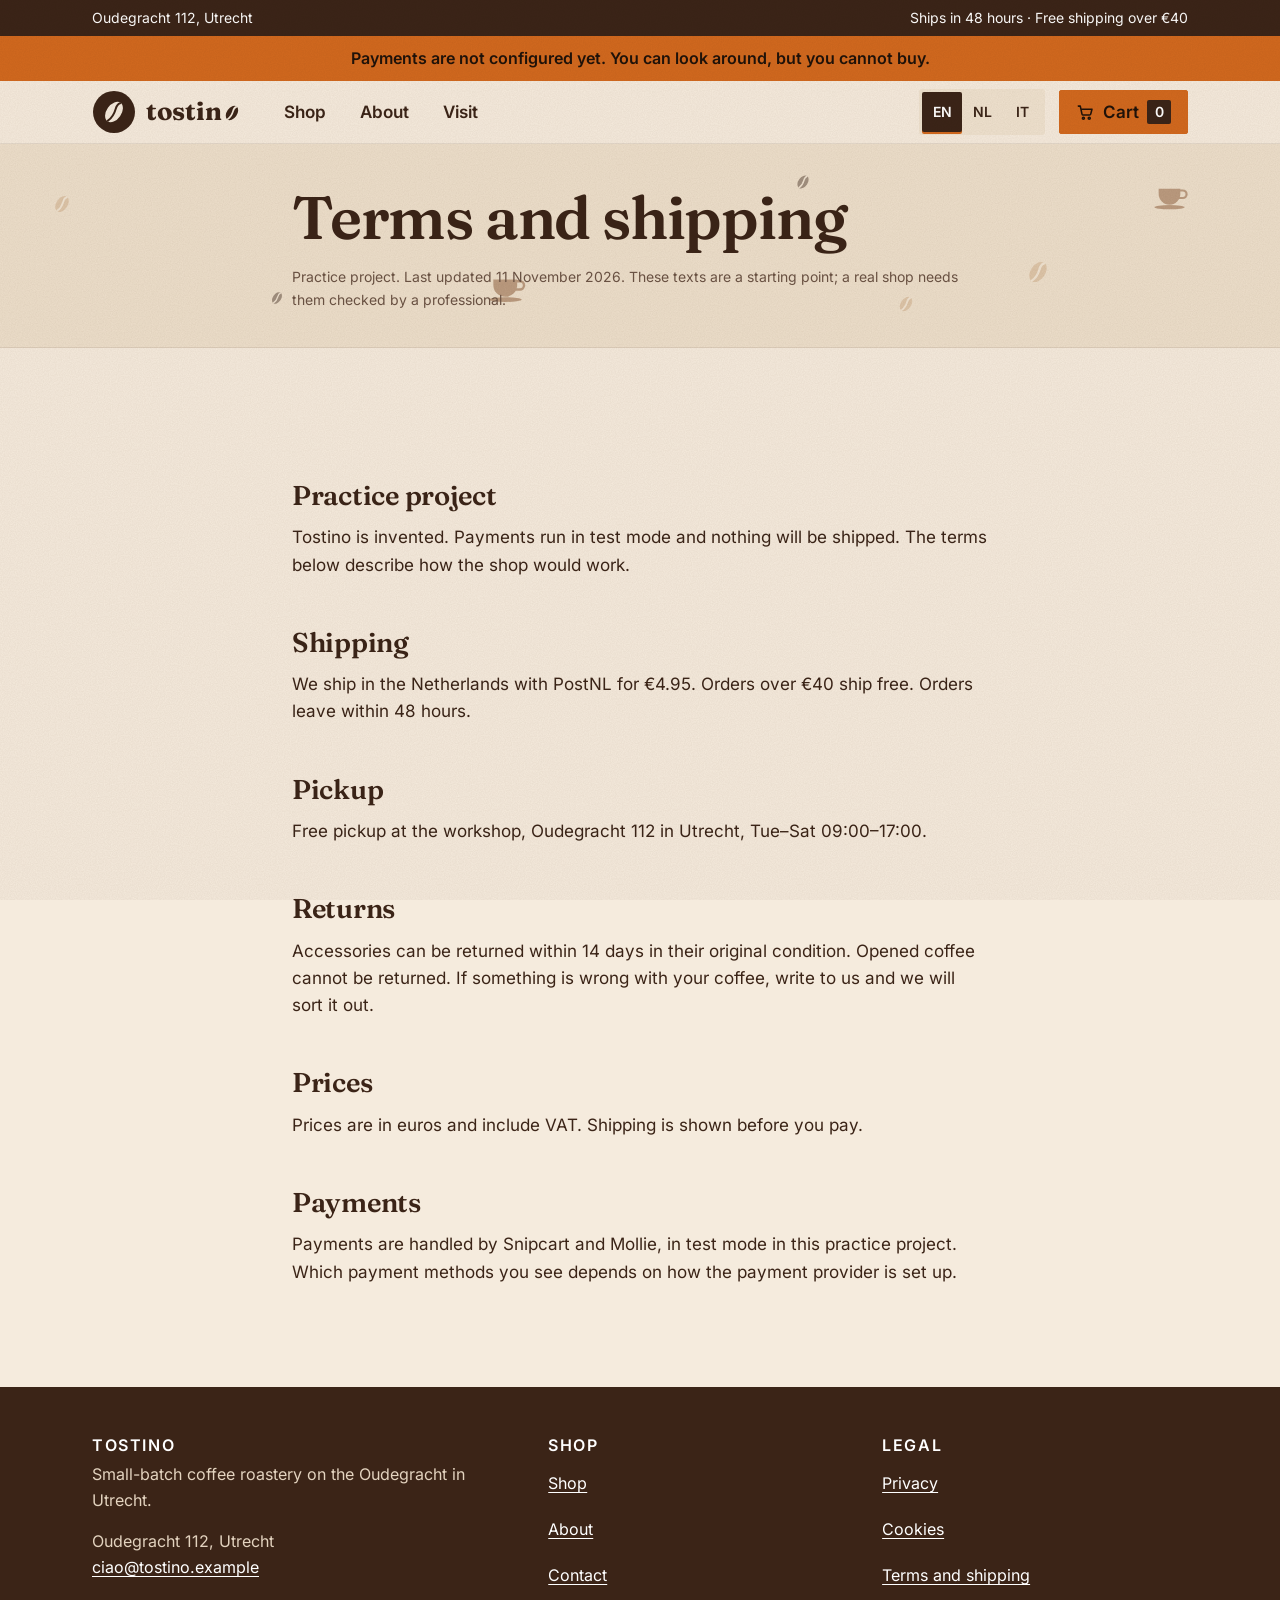
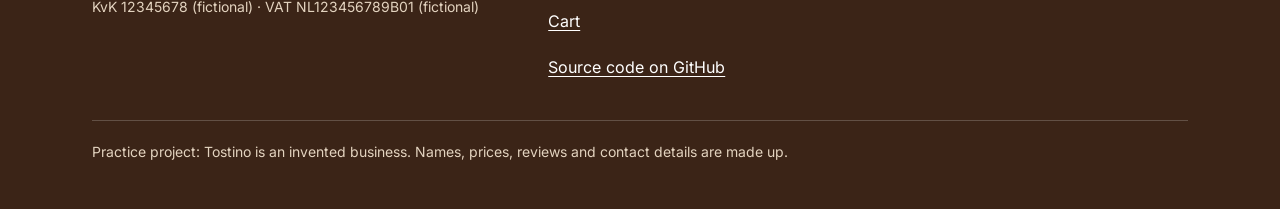
<file: terms.html>
<!doctype html>
<html lang="en">
<head>
<meta charset="utf-8">
<meta name="viewport" content="width=device-width, initial-scale=1">
<title>Terms and shipping · Tostino</title>
<meta name="description" content="Tostino is an invented small coffee roastery in Utrecht, a practice project.">
<!-- Practice project: keep out of search engines -->
<meta name="robots" content="noindex, nofollow">
<meta http-equiv="Content-Security-Policy" content="default-src 'self'; img-src 'self' data: https://cdn.snipcart.com https://app.snipcart.com; style-src 'self' 'unsafe-inline' https://cdn.snipcart.com; script-src 'self' 'unsafe-eval' https://cdn.snipcart.com; font-src 'self' data: https://cdn.snipcart.com; connect-src 'self' https://app.snipcart.com https://cdn.snipcart.com; frame-src https://app.snipcart.com; base-uri 'self'; form-action 'self'; object-src 'none'">
<meta name="referrer" content="no-referrer">
<meta name="theme-color" content="#3B2417">
<link rel="icon" href="assets/logo.svg" type="image/svg+xml">
<link rel="preload" href="assets/fonts/fraunces-latin-600-normal.woff2" as="font" type="font/woff2" crossorigin>
<link rel="stylesheet" href="css/style.css">
</head>
<body data-page="terms">
<a class="skip" href="#site-main" data-i18n="skip">Skip to content</a>
<div id="site-header"><div class="topbar"><div class="wrap topbar__in"><span data-i18n="top.address">Oudegracht 112, Utrecht</span><span data-i18n="top.ship">Ships in 48 hours · Free shipping over €40</span></div></div><header class="top"><div class="wrap top__in"><a class="logo" href="index.html" aria-label="Tostino, home" data-i18n-attr="aria-label=logo.aria"><svg class="logo__mark" viewBox="0 0 44 44" aria-hidden="true" focusable="false"><circle cx="22" cy="22" r="21" class="mark-bg"/><g transform="rotate(35 22 22)"><ellipse cx="22" cy="22" rx="7.4" ry="11.4" class="mark-bean"/><path class="mark-line" d="M22 11.4c-4.4 5.2 4.4 9.6 0 21.2" fill="none" stroke-width="2" stroke-linecap="round"/></g></svg><span class="logo__word" aria-hidden="true">tostin<svg class="logo__bean" viewBox="0 0 24 24" aria-hidden="true" focusable="false"><g transform="rotate(35 12 12)"><ellipse cx="12" cy="12" rx="6.2" ry="9.6" fill="currentColor"/><path class="bean-line" d="M12 3c-3.8 4.6 3.8 8.4 0 18" fill="none" stroke-width="2" stroke-linecap="round"/></g></svg></span></a><nav class="nav" aria-label="Main menu" data-i18n-attr="aria-label=nav.aria"><a href="shop.html" data-i18n="nav.shop">Shop</a><a href="about.html" data-i18n="nav.about">About</a><a href="index.html#visit" data-i18n="nav.visit">Visit</a></nav><div class="langs" role="group" aria-label="Language" data-i18n-attr="aria-label=lang.label"><button type="button" data-lang="en" lang="en" aria-pressed="false">EN</button><button type="button" data-lang="nl" lang="nl" aria-pressed="false">NL</button><button type="button" data-lang="it" lang="it" aria-pressed="false">IT</button></div><button class="cartbtn snipcart-checkout" type="button"><svg class="ico" viewBox="0 0 24 24" aria-hidden="true" focusable="false" fill="none" stroke="currentColor" stroke-width="2" stroke-linecap="round" stroke-linejoin="round"><path d="M3 4h2.5l2.2 10.2a1.5 1.5 0 0 0 1.5 1.2h8.2a1.5 1.5 0 0 0 1.5-1.1L20.5 8H6.2"/><circle cx="9.5" cy="19.5" r="1.3"/><circle cx="17" cy="19.5" r="1.3"/></svg><span class="cartbtn__label" data-i18n="cart.title">Cart</span><span class="cartbtn__count snipcart-items-count">0</span></button></div></header></div>
<main id="site-main">
<section class="pagehead" data-fx="band"><div class="wrap wrap--narrow"><h1 data-i18n="terms.h1">Terms and shipping</h1><p class="fine" data-i18n="legal.updated">Practice project. Last updated 11 November 2026. These texts are a starting point; a real shop needs them checked by a professional.</p></div></section><section class="section"><div class="wrap wrap--narrow prose"><h2 data-i18n="terms.s1.h">Practice project</h2><p data-i18n="terms.s1.p">Tostino is invented. Payments run in test mode and nothing will be shipped. The terms below describe how the shop would work.</p><h2 data-i18n="terms.s2.h">Shipping</h2><p data-i18n="terms.s2.p">We ship in the Netherlands with PostNL for €4.95. Orders over €40 ship free. Orders leave within 48 hours.</p><h2 data-i18n="terms.s3.h">Pickup</h2><p data-i18n="terms.s3.p">Free pickup at the workshop, Oudegracht 112 in Utrecht, Tue–Sat 09:00–17:00.</p><h2 data-i18n="terms.s4.h">Returns</h2><p data-i18n="terms.s4.p">Accessories can be returned within 14 days in their original condition. Opened coffee cannot be returned. If something is wrong with your coffee, write to us and we will sort it out.</p><h2 data-i18n="terms.s5.h">Prices</h2><p data-i18n="terms.s5.p">Prices are in euros and include VAT. Shipping is shown before you pay.</p><h2 data-i18n="terms.s6.h">Payments</h2><p data-i18n="terms.s6.p">Payments are handled by Snipcart and Mollie, in test mode in this practice project. Which payment methods you see depends on how the payment provider is set up.</p></div></section>
</main>
<div id="site-footer"><footer class="foot"><div class="wrap"><div class="foot__grid"><div><h3 data-i18n="foot.brand">Tostino</h3><p data-i18n="foot.blurb">Small-batch coffee roastery on the Oudegracht in Utrecht.</p><p>Oudegracht 112, Utrecht<br><a href="mailto:ciao@tostino.example">ciao@tostino.example</a></p><p class="fine foot__kvk" data-i18n="foot.kvk">KvK 12345678 (fictional) · VAT NL123456789B01 (fictional)</p></div><div><h3 data-i18n="foot.shop">Shop</h3><ul><li><a href="shop.html" data-i18n="nav.shop">Shop</a></li><li><a href="about.html" data-i18n="nav.about">About</a></li><li><a href="contact.html" data-i18n="nav.contact">Contact</a></li><li><button type="button" class="linkbtn snipcart-checkout" data-i18n="cart.title">Cart</button></li><li><a href="https://github.com/antoniotakor-tech/tostino-demo" target="_blank" rel="noopener noreferrer" data-i18n="foot.github">Source code on GitHub</a></li></ul></div><div><h3 data-i18n="foot.legal">Legal</h3><ul><li><a href="privacy.html" data-i18n="foot.privacy">Privacy</a></li><li><a href="cookies.html" data-i18n="foot.cookies">Cookies</a></li><li><a href="terms.html" data-i18n="foot.terms">Terms and shipping</a></li></ul></div></div><p class="foot__note" data-i18n="foot.practice">Practice project: Tostino is an invented business. Names, prices, reviews and contact details are made up.</p></div></footer></div>
<script src="js/config.js" defer></script>
<script src="js/app.js" defer></script>
<script src="js/snipcart.js" defer></script>
</body>
</html>
</file>
<file: css/style.css>
/* Tostino practice shop. Fraunces (warm, soft serif) + Inter, cream paper, flat ruled cards.
   Palette from the brief: coffee brown #3B2417, cream #F5EBDD, burnt orange #D2691E.
   Orange is used as a fill (buttons, badge) and for large text. Small orange text uses the deeper --accent-text
   so it passes 4.5:1 on cream (computed: 5.3:1). Button text is near-black on orange (5.1:1). */

@font-face{font-family:"Inter";src:url("../assets/fonts/inter-latin-400-normal.woff2") format("woff2");font-weight:400;font-style:normal;font-display:swap}
@font-face{font-family:"Inter";src:url("../assets/fonts/inter-latin-600-normal.woff2") format("woff2");font-weight:600;font-style:normal;font-display:swap}
@font-face{font-family:"Fraunces";src:url("../assets/fonts/fraunces-latin-600-normal.woff2") format("woff2");font-weight:600;font-style:normal;font-display:swap}
@font-face{font-family:"Fraunces";src:url("../assets/fonts/fraunces-latin-700-normal.woff2") format("woff2");font-weight:700;font-style:normal;font-display:swap}

:root{
  --brown:#3B2417;
  --brown-deep:#2A190F;
  --cream:#F5EBDD;
  --cream-soft:#EDDFCB;
  --card:#FFFAF2;
  --orange:#D2691E;
  --orange-hover:#E07A2F;
  --on-orange:#1F1209;
  --accent-text:#9A4A0F;
  --muted:#6B5344;
  --rule:rgba(59,36,23,.09);
  --control:#7A6350;--control-soft:#937B67;
  --error:#A3200F;
  --on-dark:#FFFFFF;
  --on-dark-muted:#E3D3BF;

  --serif:"Fraunces",Georgia,"Times New Roman",serif;
  --sans:"Inter","Helvetica Neue",Arial,sans-serif;
  --fs-xs:.875rem;--fs-s:1rem;--fs-m:1.0625rem;--fs-l:1.25rem;--fs-xl:1.5rem;
  --radius:2px;--radius-btn:2px;--radius-lg:4px;
  --shadow:0 2px 4px rgba(59,36,23,.04),0 28px 56px -14px rgba(59,36,23,.20);
  --shadow-sm:0 1px 2px rgba(59,36,23,.04),0 12px 28px -8px rgba(59,36,23,.12);
  --gutter:16px;
  --t:160ms;--ease:cubic-bezier(.2,.7,.2,1);
}

*,*::before,*::after{box-sizing:border-box}
html{scroll-behavior:smooth;scroll-padding-top:150px;-webkit-text-size-adjust:100%;-webkit-font-smoothing:antialiased;text-rendering:optimizeLegibility}
body{margin:0;background:var(--cream);color:var(--brown);font-family:var(--sans);font-size:var(--fs-m);line-height:1.6}
body.is-locked{overflow:hidden}
/* Subtle paper grain: SVG noise, multiplied over the page. Decorative only, never intercepts clicks. */
body::after{content:"";position:fixed;inset:0;z-index:30;pointer-events:none;opacity:.2;mix-blend-mode:multiply;
  background-image:url("data:image/svg+xml;utf8,<svg xmlns='http://www.w3.org/2000/svg' width='180' height='180'><filter id='n'><feTurbulence type='fractalNoise' baseFrequency='.85' numOctaves='2' stitchTiles='stitch'/><feColorMatrix values='0 0 0 0 .23  0 0 0 0 .14  0 0 0 0 .09  0 0 0 .55 0'/></filter><rect width='100%' height='100%' filter='url(%23n)'/></svg>")}
img{max-width:100%;height:auto;display:block}
p{margin:0 0 1em}
ul,ol,dl{margin:0;padding:0}
li{list-style:none}
a{color:var(--brown);text-underline-offset:3px;text-decoration-thickness:1px;transition:color var(--t)}
a:hover{color:var(--accent-text);text-decoration-thickness:2px}
:focus-visible{outline:3px solid var(--brown);outline-offset:3px;border-radius:4px}
.topbar :focus-visible,.foot :focus-visible{outline-color:var(--on-dark)}
.wrap{width:100%;max-width:1160px;margin:0 auto;padding:0 var(--gutter)}
.wrap--narrow{max-width:760px}
.sr{position:absolute;width:1px;height:1px;overflow:hidden;clip:rect(0 0 0 0);white-space:nowrap}
.skip{position:absolute;left:-999px;top:8px;background:var(--brown);color:var(--on-dark);padding:10px 14px;z-index:80;border-radius:var(--radius)}
.skip:focus{left:8px}

h1,h2{font-family:var(--serif);font-weight:600;color:var(--brown);line-height:1.1;margin:0;letter-spacing:-.01em;text-wrap:balance}
h1{font-size:clamp(2.35rem,6vw,3.75rem);letter-spacing:-.02em}
h2{font-size:clamp(1.85rem,4.4vw,2.7rem)}
h3{font-family:var(--sans);font-weight:600;font-size:var(--fs-l);line-height:1.3;margin:0 0 .4em}
.lead{font-size:var(--fs-l);line-height:1.55;max-width:34em;margin:1.2rem 0 0}
.eyebrow{font-weight:600;font-size:var(--fs-xs);letter-spacing:.14em;text-transform:uppercase;color:var(--accent-text);margin:0 0 1rem}
.fine{font-size:var(--fs-xs);color:var(--muted);margin:1rem 0 0}
.muted{color:var(--muted)}
.ico{width:1.1em;height:1.1em;vertical-align:-.18em;flex:none}

/* Buttons + option pills */
.btn{display:inline-flex;align-items:center;justify-content:center;gap:.55em;font-family:var(--sans);font-weight:600;font-size:var(--fs-m);line-height:1.2;padding:14px 26px;min-height:48px;border-radius:var(--radius-btn);border:1.5px solid var(--orange);background:var(--orange);color:var(--on-orange);text-decoration:none;cursor:pointer;transition:background-color var(--t) var(--ease),transform var(--t) var(--ease),box-shadow var(--t) var(--ease)}
.btn:hover{background:var(--orange-hover);border-color:var(--orange-hover);color:var(--on-orange);transform:translateY(-1px);box-shadow:0 8px 18px rgba(210,105,30,.35)}
.btn:active{transform:none;box-shadow:none}
.btn[disabled],.btn[aria-disabled="true"]{background:var(--cream-soft);border-color:var(--rule);color:var(--muted);cursor:not-allowed;transform:none;box-shadow:none}
.btn--small{padding:8px 16px;min-height:44px;font-size:var(--fs-s)}
.btn--block{display:flex;width:100%}
.btn--ghost{background:transparent;color:var(--brown);border-color:var(--brown)}
.btn--ghost:hover{background:var(--brown);border-color:var(--brown);color:var(--on-dark);box-shadow:none}
.link-btn{background:none;border:0;padding:0;font:inherit;color:var(--accent-text);text-decoration:underline;text-underline-offset:3px;cursor:pointer;min-height:44px}
fieldset{border:0;padding:0;margin:0 0 22px;min-width:0}
legend{padding:0;margin:0 0 8px;font-weight:600;font-size:var(--fs-s)}
.pills{display:flex;flex-wrap:wrap;gap:8px}
.pill{position:relative}
.pill input{position:absolute;opacity:0;inset:0;width:100%;height:100%;margin:0;cursor:pointer}
/* Option buttons: soft filled keys, no outline. Selected = coffee brown with an orange bottom edge and dot. */
.pill span{display:inline-flex;align-items:center;min-height:44px;padding:9px 18px;border:0;border-radius:var(--radius-btn);background:#EFE2CF;box-shadow:0 2px 0 rgba(59,36,23,.16);font-weight:600;font-size:var(--fs-s);transition:background-color var(--t),box-shadow var(--t),color var(--t),transform var(--t) var(--ease)}
.pill:hover span{background:#E7D6BD;transform:translateY(-1px)}
.pill input:checked + span{background:var(--brown);color:var(--on-dark);box-shadow:0 3px 0 var(--orange)}
.pill input:checked + span::before{content:"";width:8px;height:8px;border-radius:50%;background:var(--orange);margin-right:9px}
.pill input:focus-visible + span{outline:3px solid var(--brown);outline-offset:3px}
/* Filter chips are buttons (aria-pressed) */
.chip{font:inherit;font-weight:600;font-size:var(--fs-s);color:var(--brown);background:#EFE2CF;border:0;border-radius:var(--radius-btn);padding:9px 18px;min-height:44px;cursor:pointer;box-shadow:0 2px 0 rgba(59,36,23,.16);transition:background-color var(--t),box-shadow var(--t),color var(--t),transform var(--t) var(--ease)}
.chip:hover{background:#E7D6BD;transform:translateY(-1px)}
.chip:disabled{opacity:.45;cursor:not-allowed;transform:none}
.chip[aria-pressed="true"]{background:var(--brown);color:var(--on-dark);box-shadow:0 3px 0 var(--orange)}
.chip[aria-pressed="true"]::before{content:"";display:inline-block;width:8px;height:8px;border-radius:50%;background:var(--orange);margin-right:9px;vertical-align:.08em}

/* Top bar + header */
.topbar{background:var(--brown);color:var(--on-dark);font-size:var(--fs-xs);line-height:1.4}
.topbar__in{display:flex;flex-wrap:wrap;justify-content:space-between;gap:2px 24px;padding-top:8px;padding-bottom:8px}
.top{position:sticky;top:0;z-index:20;background:var(--cream);border-bottom:1px solid var(--rule)}
.top__in{display:grid;grid-template-columns:1fr auto;grid-template-areas:"logo cart" "nav langs";align-items:center;gap:4px 12px;padding-top:8px;padding-bottom:8px}
.top__in .logo{grid-area:logo}.top__in .nav{grid-area:nav}.top__in .langs{grid-area:langs}.top__in .cartbtn{grid-area:cart;justify-self:end}
.mark-bg{fill:var(--brown)}.mark-bean{fill:var(--cream)}.mark-line{stroke:var(--brown)}.bean-line{stroke:var(--cream)}
.logo__word .bean-line{stroke:var(--cream)}
.logo{display:inline-flex;align-items:center;gap:10px;color:var(--brown);text-decoration:none;min-height:44px}
.logo:hover{color:var(--brown)}
.logo__mark{width:40px;height:40px;flex:none}
.logo__word{font-family:var(--serif);font-weight:700;font-size:1.6rem;letter-spacing:-.01em;display:inline-flex;align-items:baseline;line-height:1}
.logo__bean{width:.78em;height:.78em;margin:0 .01em;align-self:center;transform:translateY(.04em)}
.nav{display:flex;gap:2px}
.nav a{display:inline-flex;align-items:center;min-height:44px;padding:0 12px;font-weight:600;text-decoration:none;border-radius:var(--radius-btn)}
.nav a:hover,.nav a[aria-current="page"]{background:var(--cream-soft);color:var(--brown)}
.langs{display:inline-flex;border-radius:3px;padding:3px;background:#EFE2CF}
.langs button{font:inherit;font-weight:600;font-size:var(--fs-xs);min-width:40px;min-height:40px;border:0;border-radius:2px;background:transparent;color:var(--brown);cursor:pointer}
.langs button:hover{background:#E7D6BD}
.langs button[aria-pressed="true"]{background:var(--brown);color:var(--on-dark);box-shadow:0 2px 0 var(--orange)}
.cartbtn{position:relative;display:inline-flex;align-items:center;gap:8px;min-height:44px;padding:0 16px;border-radius:var(--radius-btn);border:1.5px solid var(--orange);background:var(--orange);color:var(--on-orange);font:inherit;font-weight:600;cursor:pointer;transition:background-color var(--t)}
.cartbtn:hover{background:var(--orange-hover)}
.cartbtn__count{display:inline-flex;align-items:center;justify-content:center;min-width:24px;height:24px;padding:0 6px;border-radius:2px;background:var(--brown);color:var(--on-dark);font-size:var(--fs-xs);line-height:1}
.cartbtn__label{display:none}

/* Hero */
.hero{background:var(--cream-soft);padding:44px 0 56px}
.hero__grid{display:grid;gap:36px}
.checks{display:grid;gap:10px;margin:1.6rem 0 0}
.checks li{display:flex;align-items:flex-start;gap:10px}
.checks .ico{color:var(--accent-text);margin-top:.28em;width:1.15em;height:1.15em}
.photo{border-radius:var(--radius-lg);box-shadow:var(--shadow);overflow:hidden;background:var(--card)}
.photo img{width:100%;height:100%;object-fit:cover}
.ph{display:flex;flex-direction:column;align-items:center;justify-content:center;gap:10px;width:100%;height:100%;min-height:160px;padding:16px;text-align:center;background:var(--cream-soft);color:var(--muted);font-weight:600;font-family:var(--serif);font-size:1.1rem}
.ph svg{width:36px;height:36px;color:var(--control)}
.hero__photo{aspect-ratio:5/4}

/* Finder card */
.finder{background:var(--card);border:1px solid rgba(255,255,255,.7);border-radius:var(--radius-lg);padding:26px;box-shadow:var(--shadow);margin-top:8px}
.finder h2{font-size:clamp(1.5rem,3.2vw,1.9rem);margin-bottom:.25em}
.finder__sub{color:var(--muted);margin:0 0 18px}
.preview{margin:4px 0 16px;padding:12px 14px;border-radius:var(--radius);background:var(--cream);font-size:var(--fs-s);min-height:3.2em}

/* Trust strip */
.trust{border-bottom:1px solid var(--rule);border-top:1px solid var(--rule)}
.trust__grid{display:grid;grid-template-columns:1fr 1fr}
.trust__grid li{padding:20px 12px 20px 0;display:flex;flex-direction:column;gap:2px;border-top:1px solid var(--rule)}
.trust__grid li:nth-child(-n+2){border-top:0}
.trust__grid b{font-family:var(--serif);font-size:var(--fs-xl);line-height:1.2}
.trust__grid span{font-size:var(--fs-s);color:var(--muted)}

/* Sections */
.section{padding:48px 0}
.section--soft{background:var(--cream-soft)}
.section__head{display:grid;gap:10px;margin-bottom:34px;max-width:46em}
.section__head p{margin:0;color:var(--muted)}
.section__more{margin-top:28px}

/* Product cards */
.grid{display:grid;gap:22px;grid-template-columns:repeat(auto-fill,minmax(240px,1fr))}
.card{display:flex;flex-direction:column;background:var(--card);border:1px solid rgba(255,255,255,.7);border-radius:var(--radius-lg);overflow:hidden;box-shadow:var(--shadow-sm);transition:transform var(--t) var(--ease),box-shadow var(--t) var(--ease)}
.card:hover{transform:translateY(-3px);box-shadow:var(--shadow)}
.card__img{aspect-ratio:1/1;background:var(--cream-soft)}
.card__img img{width:100%;height:100%;object-fit:cover}
.card__body{display:flex;flex-direction:column;gap:8px;padding:18px 18px 20px;flex:1}
.card__title{font-family:var(--serif);font-weight:700;font-size:1.3rem;line-height:1.2;margin:0}
.card__title a{text-decoration:none}
.card__title a::after{content:"";position:absolute;inset:0}
.card{position:relative}
.card__meta{font-size:var(--fs-xs);color:var(--muted);margin:0}
.card__price{margin-top:auto;font-weight:600;font-size:var(--fs-l)}
.tags{display:flex;flex-wrap:wrap;gap:6px}
.tag{font-size:var(--fs-xs);font-weight:600;padding:3px 11px;border-radius:2px;border:0;background:var(--cream-soft)}
.roast{display:inline-flex;align-items:center;gap:6px;font-size:var(--fs-xs);font-weight:600;color:var(--accent-text);text-transform:uppercase;letter-spacing:.1em}
.roast i{display:inline-block;width:10px;height:10px;border-radius:50%;background:var(--brown)}
.roast--light i{background:#C9A27A}.roast--medium i{background:#8A5A36}.roast--dark i{background:#2A190F}

/* Roast picker cards */
.roasts{display:grid;gap:16px}
.roastcard{display:flex;flex-direction:column;gap:8px;padding:24px;border-radius:var(--radius-lg);background:var(--card);border:1px solid var(--rule);text-decoration:none;box-shadow:var(--shadow-sm);transition:transform var(--t) var(--ease),box-shadow var(--t) var(--ease)}
.roastcard:hover{transform:translateY(-3px);box-shadow:var(--shadow);color:var(--brown)}
.roastcard__dot{width:44px;height:44px;border-radius:50%;margin-bottom:6px}
.roastcard--light .roastcard__dot{background:#C9A27A}.roastcard--medium .roastcard__dot{background:#8A5A36}.roastcard--dark .roastcard__dot{background:#2A190F}
.roastcard h3{font-family:var(--serif);font-size:1.5rem;margin:0}
.roastcard p{margin:0;color:var(--muted)}
.roastcard__go{font-weight:600;color:var(--accent-text);margin-top:6px}

/* About excerpt */
.split{display:grid;gap:32px;align-items:center}
.split__photo{aspect-ratio:4/5;max-width:440px}

/* Reviews */
.reviews{display:flex;gap:16px;overflow-x:auto;scroll-snap-type:x mandatory;padding:4px 2px 16px;margin:0 -2px}
.review{flex:0 0 84%;scroll-snap-align:start;background:var(--card);border:1px solid rgba(255,255,255,.7);border-radius:var(--radius-lg);padding:22px;margin:0;box-shadow:var(--shadow-sm)}
.review blockquote{margin:10px 0 14px;font-size:var(--fs-m)}
.review figcaption{font-weight:600;font-size:var(--fs-s)}
.stars{color:var(--accent-text);letter-spacing:2px;font-size:1.1rem}

/* FAQ */
.faq details{border-top:1px solid var(--rule)}
.faq details:last-child{border-bottom:1px solid var(--rule)}
.faq summary{display:flex;justify-content:space-between;gap:16px;align-items:center;min-height:56px;padding:12px 0;font-weight:600;font-size:var(--fs-l);cursor:pointer;list-style:none}
.faq summary::-webkit-details-marker{display:none}
.faq summary::after{content:"+";font-size:1.6rem;line-height:1;color:var(--accent-text);transition:transform var(--t)}
.faq details[open] summary::after{content:"\2212"}
.faq details p{margin:0 0 18px;max-width:42em;color:var(--muted)}

/* Visit */
.visit{display:grid;gap:30px}
.hours{width:100%;border-collapse:collapse;font-size:var(--fs-s)}
.hours th,.hours td{text-align:left;padding:10px 0;border-bottom:1px solid var(--rule);font-weight:400}
.hours th{font-weight:600}
.hours tr.is-today th,.hours tr.is-today td{font-weight:600;color:var(--accent-text)}
.status{display:inline-flex;align-items:center;gap:10px;margin:0 0 18px;padding:6px 14px 6px 12px;border:1px solid var(--rule);background:var(--card);border-radius:2px;font-size:var(--fs-xs);font-weight:600}
.status__dot{width:12px;height:12px;border-radius:50%;border:3px solid var(--brown);flex:none}
.status.is-open .status__dot{background:var(--brown)}
.addr{font-style:normal;margin:0 0 1em}

/* Footer */
.foot{background:var(--brown);color:var(--on-dark-muted);padding:48px 0 32px;font-size:var(--fs-s)}
.foot a{color:var(--on-dark)}
.foot a:hover{color:#FFD9B3}
.foot__grid{display:grid;gap:28px}
.foot h3{color:var(--on-dark);font-size:var(--fs-s);letter-spacing:.1em;text-transform:uppercase}
.foot ul{display:grid;gap:2px}
.foot li a{display:inline-flex;align-items:center;min-height:44px}
.foot__note{border-top:1px solid rgba(255,255,255,.2);margin-top:30px;padding-top:20px;font-size:var(--fs-xs);color:var(--on-dark-muted)}

/* Page header (inner pages) */
.pagehead{background:var(--cream-soft);padding:40px 0 36px;border-bottom:1px solid var(--rule)}
.crumbs{font-size:var(--fs-xs);margin:0 0 12px;color:var(--muted)}
.crumbs a{color:var(--muted)}

/* Shop */
.filters{display:grid;gap:4px;margin:0 0 28px;padding:22px 22px 4px;background:var(--card);border:1px solid rgba(255,255,255,.7);border-radius:var(--radius-lg)}
.filters__row{display:flex;flex-wrap:wrap;gap:8px}
.filters__foot{display:flex;flex-wrap:wrap;align-items:center;justify-content:space-between;gap:8px 16px;margin-bottom:12px}
.empty{padding:40px 0;color:var(--muted)}

/* Product page */
.pdp{display:grid;gap:32px}
.pdp__img{aspect-ratio:1/1;max-width:560px}
.pdp__price{font-family:var(--serif);font-weight:700;font-size:2rem;margin:6px 0 18px}
.qty{display:inline-flex;align-items:center;border-radius:var(--radius-btn);background:#EFE2CF}
.qty button{width:44px;height:44px;border:0;background:transparent;font:inherit;font-size:1.3rem;cursor:pointer;border-radius:2px;color:var(--brown)}
.qty button:hover{background:#E7D6BD}
.qty output{min-width:34px;text-align:center;font-weight:600}
.pdp__buy{display:flex;flex-wrap:wrap;gap:14px;align-items:center;margin-top:8px}
.contents{margin:0 0 18px;padding-left:1.2em}
.contents li{list-style:disc}
.sim-note{margin-top:18px}

/* Drawer */
.overlay{position:fixed;inset:0;background:rgba(42,25,15,.5);z-index:60;opacity:0;visibility:hidden;transition:opacity 200ms var(--ease),visibility 200ms}
.overlay.is-open{opacity:1;visibility:visible}
.drawer{position:fixed;top:0;right:0;bottom:0;width:min(420px,100%);background:var(--cream);z-index:70;display:flex;flex-direction:column;transform:translateX(100%);visibility:hidden;transition:transform 260ms var(--ease),visibility 260ms;box-shadow:-12px 0 40px rgba(42,25,15,.25)}
.drawer.is-open{transform:none;visibility:visible}
.drawer__head{display:flex;align-items:center;justify-content:space-between;padding:16px 20px;border-bottom:1px solid var(--rule)}
.drawer__head h2{font-size:1.5rem}
.iconbtn{display:inline-flex;align-items:center;justify-content:center;width:44px;height:44px;border:0;border-radius:var(--radius-btn);background:transparent;color:var(--brown);cursor:pointer;font-size:1.6rem;line-height:1}
.iconbtn:hover{background:var(--cream-soft)}
.drawer__body{flex:1;overflow-y:auto;padding:8px 20px}
.drawer__foot{padding:16px 20px 20px;border-top:1px solid var(--rule);background:var(--card);display:grid;gap:10px}

/* Cart lines + totals (drawer and cart page) */
.line{display:grid;grid-template-columns:72px 1fr;gap:14px;padding:16px 0;border-bottom:1px solid var(--rule)}
.line__img{width:72px;height:72px;border-radius:var(--radius);overflow:hidden;background:var(--cream-soft)}
.line__img img{width:100%;height:100%;object-fit:cover}
.line__img .ph{min-height:0;font-size:.7rem;padding:4px}
.line__img .ph svg{display:none}
.line__name{font-weight:600;margin:0}
.line__opts{font-size:var(--fs-xs);color:var(--muted);margin:2px 0 8px}
.line__row{display:flex;align-items:center;justify-content:space-between;gap:10px;flex-wrap:wrap}
.line__price{font-weight:600}
.totals{display:grid;gap:6px;margin:0}
.totals div{display:flex;justify-content:space-between;gap:12px}
.totals dt{color:var(--muted)}
.totals dd{margin:0;font-weight:600}
.totals .grand{font-size:var(--fs-l);padding-top:10px;border-top:1px solid var(--rule)}
.totals .grand dt{color:var(--brown);font-weight:600}
.shipnote{font-size:var(--fs-xs);color:var(--muted);margin:2px 0 0}

/* Cart page + checkout */
.cartpage{display:grid;gap:36px}
.panel{background:var(--card);border:1px solid rgba(255,255,255,.7);border-radius:var(--radius-lg);padding:24px;box-shadow:var(--shadow-sm)}
.panel h2{font-size:1.6rem;margin-bottom:16px}
.field{display:grid;gap:6px;margin-bottom:16px}
.field label{font-weight:600;font-size:var(--fs-s)}
.field input,.field textarea,.field select{font:inherit;color:var(--brown);background:#fff;border:1.5px solid var(--control);border-radius:var(--radius);padding:12px 14px;min-height:48px;width:100%}
.field textarea{min-height:140px;resize:vertical}
.field input:focus,.field textarea:focus{outline:3px solid var(--brown);outline-offset:1px}
.field .err{color:var(--error);font-size:var(--fs-xs);font-weight:600;min-height:0;margin:0}
.field input[aria-invalid="true"],.field textarea[aria-invalid="true"]{border-color:var(--error)}
.row2{display:grid;gap:0 14px}
.paylist{display:grid;gap:10px}
.payopt{display:flex;align-items:center;gap:12px;padding:14px 16px;border:0;border-radius:var(--radius-btn);background:#fff;box-shadow:var(--shadow-sm);cursor:pointer;min-height:56px;font-weight:600;transition:box-shadow var(--t)}
.payopt:hover{box-shadow:0 1px 2px rgba(59,36,23,.06),0 12px 28px -8px rgba(59,36,23,.22)}
.payopt input{width:20px;height:20px;accent-color:var(--brown);margin:0}
.payopt:has(input:checked){background:var(--cream);box-shadow:inset 0 0 0 2px var(--brown),0 3px 0 var(--orange)}
.payopt:has(input:focus-visible){outline:3px solid var(--brown);outline-offset:2px}
.banner{padding:12px 16px;border-radius:var(--radius);background:var(--cream-soft);border:0;font-size:var(--fs-s);margin:0 0 18px}
.emptycart{text-align:center;padding:48px 16px}
.summary{position:relative}
.formerr{color:var(--error);font-weight:600;margin:0 0 12px}

/* Order page */
.done{text-align:center;max-width:620px;margin:0 auto}
.done__tick{width:64px;height:64px;border-radius:50%;background:var(--brown);color:var(--on-dark);display:inline-flex;align-items:center;justify-content:center;margin-bottom:18px}
.done__tick svg{width:32px;height:32px}
.done .panel{text-align:left;margin-top:28px}

/* About */
.values{display:grid;gap:16px}
.value{background:var(--card);border:1px solid rgba(255,255,255,.7);border-radius:var(--radius-lg);padding:22px}
.value h3{font-family:var(--serif);font-size:1.3rem}
.value p{margin:0;color:var(--muted)}
.prose h2{font-size:1.7rem;margin:1.8em 0 .5em}
.prose h3{margin-top:1.4em}
.prose p,.prose li{max-width:42em}
.prose ul{margin:0 0 1em 1.2em}
.prose li{list-style:disc;margin-bottom:.3em}

@media (min-width:560px){
  .review{flex-basis:46%}
  .row2{grid-template-columns:1fr 1fr}
  .cartbtn__label{display:inline}
}
@media (min-width:760px){
  :root{--gutter:32px}
  .logo__mark{width:44px;height:44px}
  .top__in{grid-template-columns:auto 1fr auto auto;grid-template-areas:"logo nav langs cart";gap:8px 14px}
  .nav{padding:0 0 0 12px}
  .nav a{padding:0 16px}
  .hero{padding:64px 0 72px}
  .hero__grid{grid-template-columns:.85fr 1.35fr;align-items:center;gap:48px}
  .hero__photo{aspect-ratio:4/3.3}
  .trust__grid{grid-template-columns:repeat(4,1fr)}
  .trust__grid li{border-top:0;padding:26px 16px 26px 0}
  .roasts{grid-template-columns:repeat(3,1fr)}
  .split{grid-template-columns:.8fr 1.2fr;gap:56px}
  .visit{grid-template-columns:1fr 1fr;gap:56px}
  .foot__grid{grid-template-columns:1.4fr 1fr 1fr}
  .pdp{grid-template-columns:1fr 1fr;gap:56px;align-items:start}
  .values{grid-template-columns:repeat(2,1fr)}
  .cartpage{grid-template-columns:1.1fr .9fr;align-items:start}
  .summary{position:sticky;top:140px}
  .reviews{display:grid;grid-template-columns:repeat(3,1fr);overflow:visible}
  .review{flex:none}
  .section{padding:84px 0}
}
@media (prefers-reduced-motion:reduce){
  *,*::before,*::after{transition-duration:.01ms!important;animation-duration:.01ms!important;scroll-behavior:auto!important}
  .card:hover,.roastcard:hover,.btn:hover{transform:none}
}

/* Home: finder card overlaps the bottom of the hero */
.finder-wrap{margin-top:-28px;position:relative;z-index:2}
.finder{max-width:880px;margin:0 auto}
.hero__cta{margin:1.6rem 0 0}

/* ---------- Motion: roasting theme (beans, espresso cups). Transforms and opacity only. Off for prefers-reduced-motion. ---------- */
#site-header,#site-footer{display:contents}
[data-fx]{position:relative;overflow:hidden;isolation:isolate}
[data-fx] > .wrap{position:relative;z-index:1}
.fx{position:absolute;inset:0;z-index:0;pointer-events:none;overflow:hidden}
.fx__i{position:absolute;display:block;opacity:.42}
.fx__i svg{display:block;width:100%;height:auto;overflow:visible}
.fx__i.c1{color:#C9A27A}.fx__i.c2{color:#8A5A36}.fx__i.c3{color:#3B2417}
.fx__i.cup{color:#8A5A36;opacity:.5;animation-name:sway;animation-timing-function:ease-in-out;animation-iteration-count:infinite;animation-direction:alternate}
.fx__i.bean{animation-name:tumble;animation-timing-function:ease-in-out;animation-iteration-count:infinite}
.wisp{fill:none;stroke:currentColor;stroke-width:2;stroke-linecap:round;animation:steam 3.2s ease-in-out infinite;opacity:0}
.wisp.w2{animation-delay:1.1s}
@keyframes tumble{0%{transform:translate3d(0,0,0) rotate(0)}50%{transform:translate3d(12px,-24px,0) rotate(180deg)}100%{transform:translate3d(0,0,0) rotate(360deg)}}
@keyframes sway{from{transform:translate3d(0,0,0) rotate(-7deg)}to{transform:translate3d(-8px,-14px,0) rotate(7deg)}}
@keyframes steam{0%{opacity:0;transform:translateY(5px)}40%{opacity:.9}100%{opacity:0;transform:translateY(-7px)}}
/* hero: positions, sizes and timing per item (no inline styles, the CSP forbids them) */
.fx--hero .fx__i:nth-child(1){left:2%;top:9%;width:26px;animation-duration:9s}
.fx--hero .fx__i:nth-child(2){left:44%;top:5%;width:56px;animation-duration:6s}
.fx--hero .fx__i:nth-child(3){left:91%;top:10%;width:30px;animation-duration:11s;animation-delay:-3s}
.fx--hero .fx__i:nth-child(4){left:50%;top:80%;width:22px;animation-duration:8s;animation-delay:-5s}
.fx--hero .fx__i:nth-child(5){left:41%;top:86%;width:48px;animation-duration:7s;animation-delay:-2s}
.fx--hero .fx__i:nth-child(6){left:93%;top:60%;width:34px;animation-duration:10s;animation-delay:-6s}
.fx--hero .fx__i:nth-child(7){left:61%;top:38%;width:18px;animation-duration:12s;animation-delay:-4s}
.fx--hero .fx__i:nth-child(8){left:30%;top:90%;width:28px;animation-duration:9s;animation-delay:-1s}
.fx--hero .fx__i:nth-child(9){left:82%;top:86%;width:52px;animation-duration:8s;animation-delay:-3s}
.fx--hero .fx__i:nth-child(10){left:17%;top:3%;width:20px;animation-duration:13s;animation-delay:-7s}
/* roast section: beans pour down and darken, like a batch in the drum */
.fx--pour .fx__i{top:0;opacity:.65;animation-name:pour,roast;animation-timing-function:linear;animation-iteration-count:infinite}
@keyframes pour{from{transform:translate3d(0,-60px,0) rotate(0)}to{transform:translate3d(14px,760px,0) rotate(540deg)}}
@keyframes roast{0%{color:#8E9B5A}30%{color:#C9A27A}65%{color:#8A5A36}100%{color:#2A190F}}
.fx--pour .fx__i:nth-child(1){left:3%;width:16px;animation-duration:11s}
.fx--pour .fx__i:nth-child(2){left:11%;width:22px;animation-duration:14s;animation-delay:-4s}
.fx--pour .fx__i:nth-child(3){left:19%;width:14px;animation-duration:10s;animation-delay:-8s}
.fx--pour .fx__i:nth-child(4){left:28%;width:20px;animation-duration:13s;animation-delay:-2s}
.fx--pour .fx__i:nth-child(5){left:36%;width:16px;animation-duration:12s;animation-delay:-9s}
.fx--pour .fx__i:nth-child(6){left:45%;width:24px;animation-duration:15s;animation-delay:-6s}
.fx--pour .fx__i:nth-child(7){left:54%;width:15px;animation-duration:10s;animation-delay:-1s}
.fx--pour .fx__i:nth-child(8){left:62%;width:21px;animation-duration:13s;animation-delay:-7s}
.fx--pour .fx__i:nth-child(9){left:71%;width:17px;animation-duration:11s;animation-delay:-3s}
.fx--pour .fx__i:nth-child(10){left:79%;width:23px;animation-duration:14s;animation-delay:-10s}
.fx--pour .fx__i:nth-child(11){left:88%;width:15px;animation-duration:12s;animation-delay:-5s}
.fx--pour .fx__i:nth-child(12){left:95%;width:19px;animation-duration:10s;animation-delay:-8s}
@media (max-width:759px){
  .fx--hero .fx__i:nth-child(n+7){display:none}
  .fx__i{opacity:.3}.fx__i.cup{opacity:.38}
}
/* scroll-in reveal (only when JS added .js-fx) */
.js-fx .reveal{opacity:0;transform:translateY(18px);transition:opacity .6s var(--ease),transform .6s var(--ease)}
.js-fx .reveal.in{opacity:1;transform:none}
.js-fx .grid > .reveal:nth-child(3n+2),.js-fx .roasts > .reveal:nth-child(3n+2){transition-delay:.08s}
.js-fx .grid > .reveal:nth-child(3n),.js-fx .roasts > .reveal:nth-child(3n){transition-delay:.16s}
/* roast cards: the dot "tumbles" on hover; cart count bumps when something is added */
.roastcard:hover .roastcard__dot{animation:tumble 1.2s ease-in-out}
.cartbtn__count.bump{animation:bump .45s var(--ease)}
@keyframes bump{40%{transform:scale(1.45)}100%{transform:scale(1)}}
@media (prefers-reduced-motion:reduce){
  .fx{display:none}
  .js-fx .reveal{opacity:1;transform:none;transition:none}
  .cartbtn__count.bump,.roastcard:hover .roastcard__dot{animation:none}
}

/* ---------- Dropdown menus: <details class="dd"> with a floating panel ---------- */
.finder__dds{display:grid;gap:12px;margin-bottom:16px}
.dd{position:relative}
.dd summary{list-style:none;display:flex;align-items:center;justify-content:space-between;gap:12px;min-height:60px;padding:10px 18px;border-radius:var(--radius-btn);background:#EFE2CF;box-shadow:0 2px 0 rgba(59,36,23,.16);cursor:pointer;transition:background-color var(--t),box-shadow var(--t),color var(--t)}
.dd summary::-webkit-details-marker{display:none}
.dd summary:hover{background:#E7D6BD}
.dd__text{display:flex;flex-direction:column;gap:1px;min-width:0}
.dd__label{font-size:var(--fs-xs);font-weight:600;color:var(--muted)}
.dd__value{font-weight:600;font-size:var(--fs-m);overflow:hidden;text-overflow:ellipsis;white-space:nowrap}
.dd:not(.has-value) .dd__value{color:var(--muted);font-weight:400}
.dd summary::after{content:"";flex:none;width:9px;height:9px;border-right:2px solid currentColor;border-bottom:2px solid currentColor;transform:rotate(45deg) translateY(-2px);transition:transform var(--t) var(--ease)}
.dd[open] summary{background:var(--brown);color:var(--on-dark);box-shadow:0 3px 0 var(--orange)}
.dd[open] summary .dd__label,.dd[open] summary .dd__value{color:var(--on-dark)}
.dd[open] summary::after{transform:rotate(-135deg) translateY(-2px)}
.dd__panel{position:absolute;left:0;right:0;top:calc(100% + 8px);z-index:15;background:var(--card);border-radius:var(--radius-lg);padding:10px;box-shadow:var(--shadow);animation:ddin .18s var(--ease)}
.dd__panel .pills,.dd__panel .filters__row{flex-direction:column;align-items:stretch;gap:4px}
.dd__panel .pill span,.dd__panel .chip{width:100%;justify-content:flex-start;text-align:left;background:transparent;box-shadow:none;transform:none}
.dd__panel .pill:hover span,.dd__panel .chip:hover{background:var(--cream-soft);transform:none}
.dd__panel .pill input:checked + span,.dd__panel .chip[aria-pressed="true"]{background:var(--brown);box-shadow:0 2px 0 var(--orange)}
.dd[aria-disabled="true"] summary{opacity:.5;pointer-events:none}
@keyframes ddin{from{opacity:0;transform:translateY(-6px)}to{opacity:1;transform:none}}
.filters{padding:20px 20px 4px}
@media (min-width:560px){.finder__dds{grid-template-columns:repeat(2,1fr)}.filters__dds{grid-template-columns:repeat(3,1fr)}}
@media (prefers-reduced-motion:reduce){.dd__panel{animation:none}}

/* inner pages: a slim band of drifting beans and cups in the page header */
.fx--band .fx__i:nth-child(1){left:4%;top:24%;width:22px;animation-duration:9s}
.fx--band .fx__i:nth-child(2){left:38%;top:58%;width:44px;animation-duration:6s}
.fx--band .fx__i:nth-child(3){left:62%;top:14%;width:18px;animation-duration:11s;animation-delay:-3s}
.fx--band .fx__i:nth-child(4){left:80%;top:56%;width:28px;animation-duration:10s;animation-delay:-5s}
.fx--band .fx__i:nth-child(5){left:90%;top:14%;width:40px;animation-duration:7s;animation-delay:-2s}
.fx--band .fx__i:nth-child(6){left:21%;top:72%;width:16px;animation-duration:12s;animation-delay:-6s}
.fx--band .fx__i:nth-child(7){left:70%;top:74%;width:20px;animation-duration:8s;animation-delay:-4s}
@media (max-width:759px){.fx--band .fx__i:nth-child(n+5){display:none}}
/* keep the product and order pages calm behind forms and photos */
[data-page="product"] .fx__i,[data-page="order"] .fx__i{opacity:.4}

/* ---------- Payments: banner when Snipcart is not configured, footer cart link ---------- */
.paybanner{margin:0;padding:10px var(--gutter);background:var(--orange);color:var(--on-orange);font-weight:600;font-size:var(--fs-s);text-align:center}
.linkbtn{background:none;border:0;padding:0;font:inherit;color:var(--on-dark);text-decoration:underline;text-underline-offset:3px;cursor:pointer;display:inline-flex;align-items:center;min-height:44px}
.linkbtn:hover{color:#FFD9B3}
.foot__kvk{margin:.6rem 0 0;color:var(--on-dark-muted)}

/* ---------- Snipcart cart and checkout theme ----------
   Uses Snipcart's documented CSS custom properties (v3.2+), set on #snipcart, so it keeps working across updates.
   The version is pinned in js/config.js. Docs: https://docs.snipcart.com/v3/setup/theming
   Palette: coffee brown #3B2417, cream #F5EBDD, burnt orange #D2691E (near-black text on orange for contrast). */
#snipcart{
  font-family:var(--sans);
  --color-default:#3B2417; --color-alt:#6B5344; --color-icon:#3B2417; --color-error:#A3200F; --color-success:#2F6B3A;
  --bgColor-default:#FFFAF2; --bgColor-alt:#F5EBDD; --bgColor-modal:#FFFAF2; --bgColor-modalVeil:rgba(42,25,15,.5);
  --bgColor-error:#FBE9E5; --bgColor-success:#E6F1E4; --bgColor-info:#F5EBDD;
  --borderColor-default:#DCCBB3; --borderColor-error:#A3200F;
  --color-link:#3B2417; --borderColor-input-focus:#3B2417;
  --color-buttonPrimary:#1F1209; --bgColor-buttonPrimary:#D2691E; --borderColor-buttonPrimary:#D2691E;
  --color-buttonPrimary-hover:#1F1209; --bgColor-buttonPrimary-hover:#E07A2F; --borderColor-buttonPrimary-hover:#E07A2F;
  --color-buttonPrimary-active:#1F1209; --bgColor-buttonPrimary-active:#B8581A; --borderColor-buttonPrimary-active:#B8581A;
  --color-buttonPrimary-focus:#1F1209; --bgColor-buttonPrimary-focus:#E07A2F; --borderColor-buttonPrimary-focus:#3B2417;
  --color-buttonPrimary-disabled:#6B5344; --bgColor-buttonPrimary-disabled:#EDDFCB; --borderColor-buttonPrimary-disabled:#EDDFCB;
  --color-buttonSecondary:#3B2417; --bgColor-buttonSecondary:transparent; --borderColor-buttonSecondary:#3B2417;
  --color-buttonSecondary-hover:#FFFFFF; --bgColor-buttonSecondary-hover:#3B2417; --borderColor-buttonSecondary-hover:#3B2417;
}
</file>
